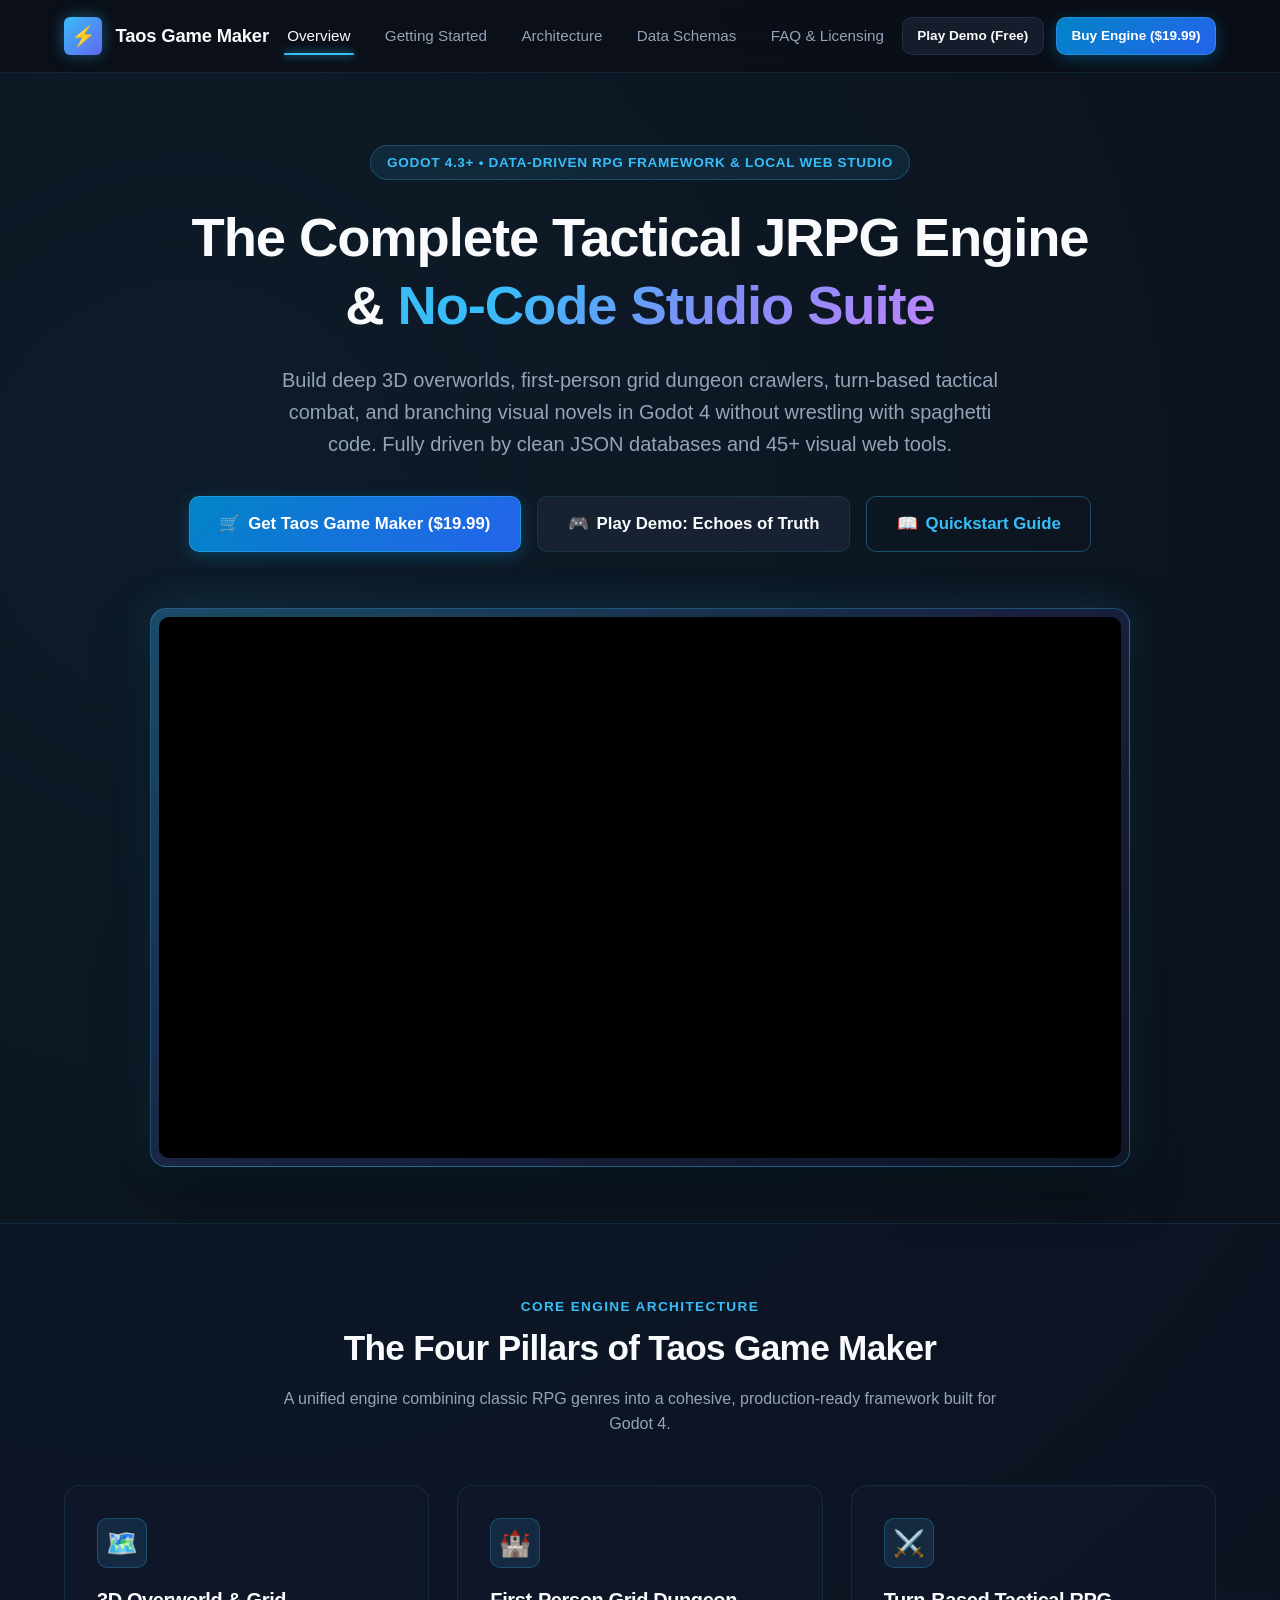
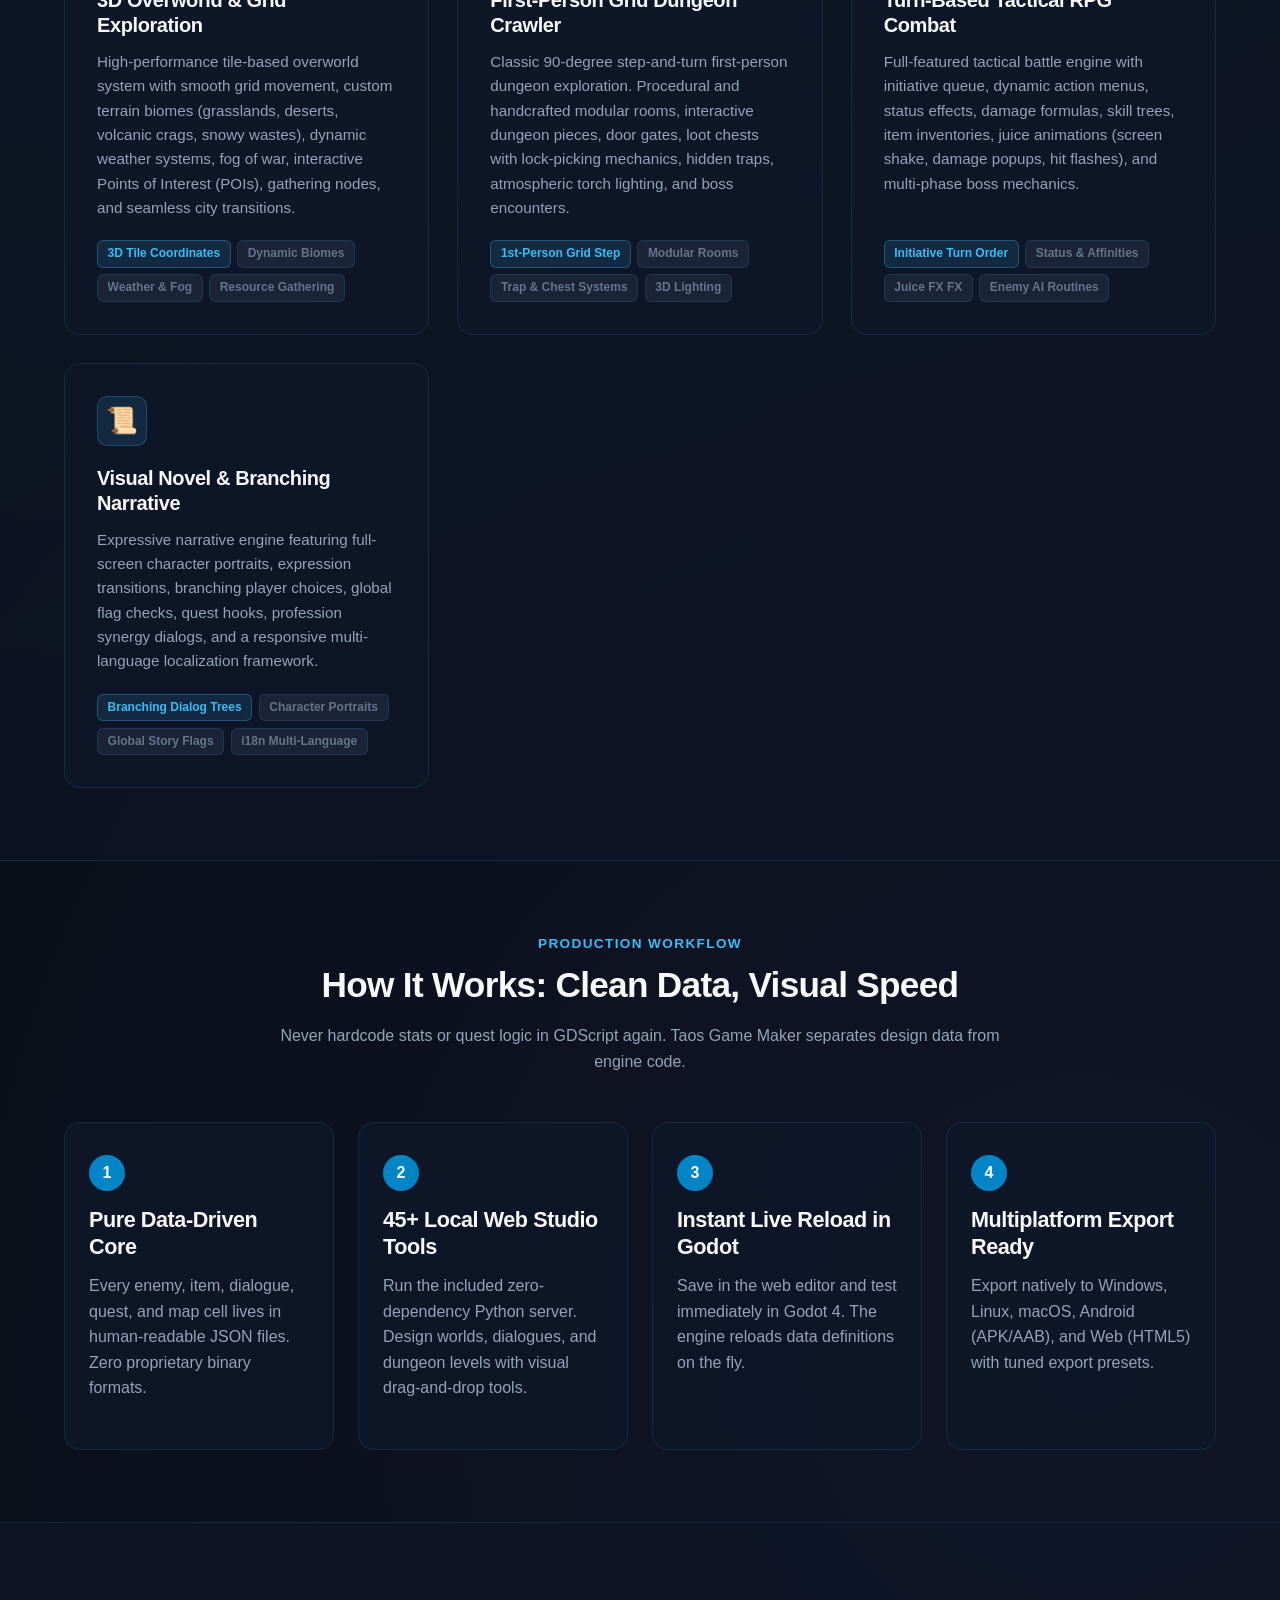
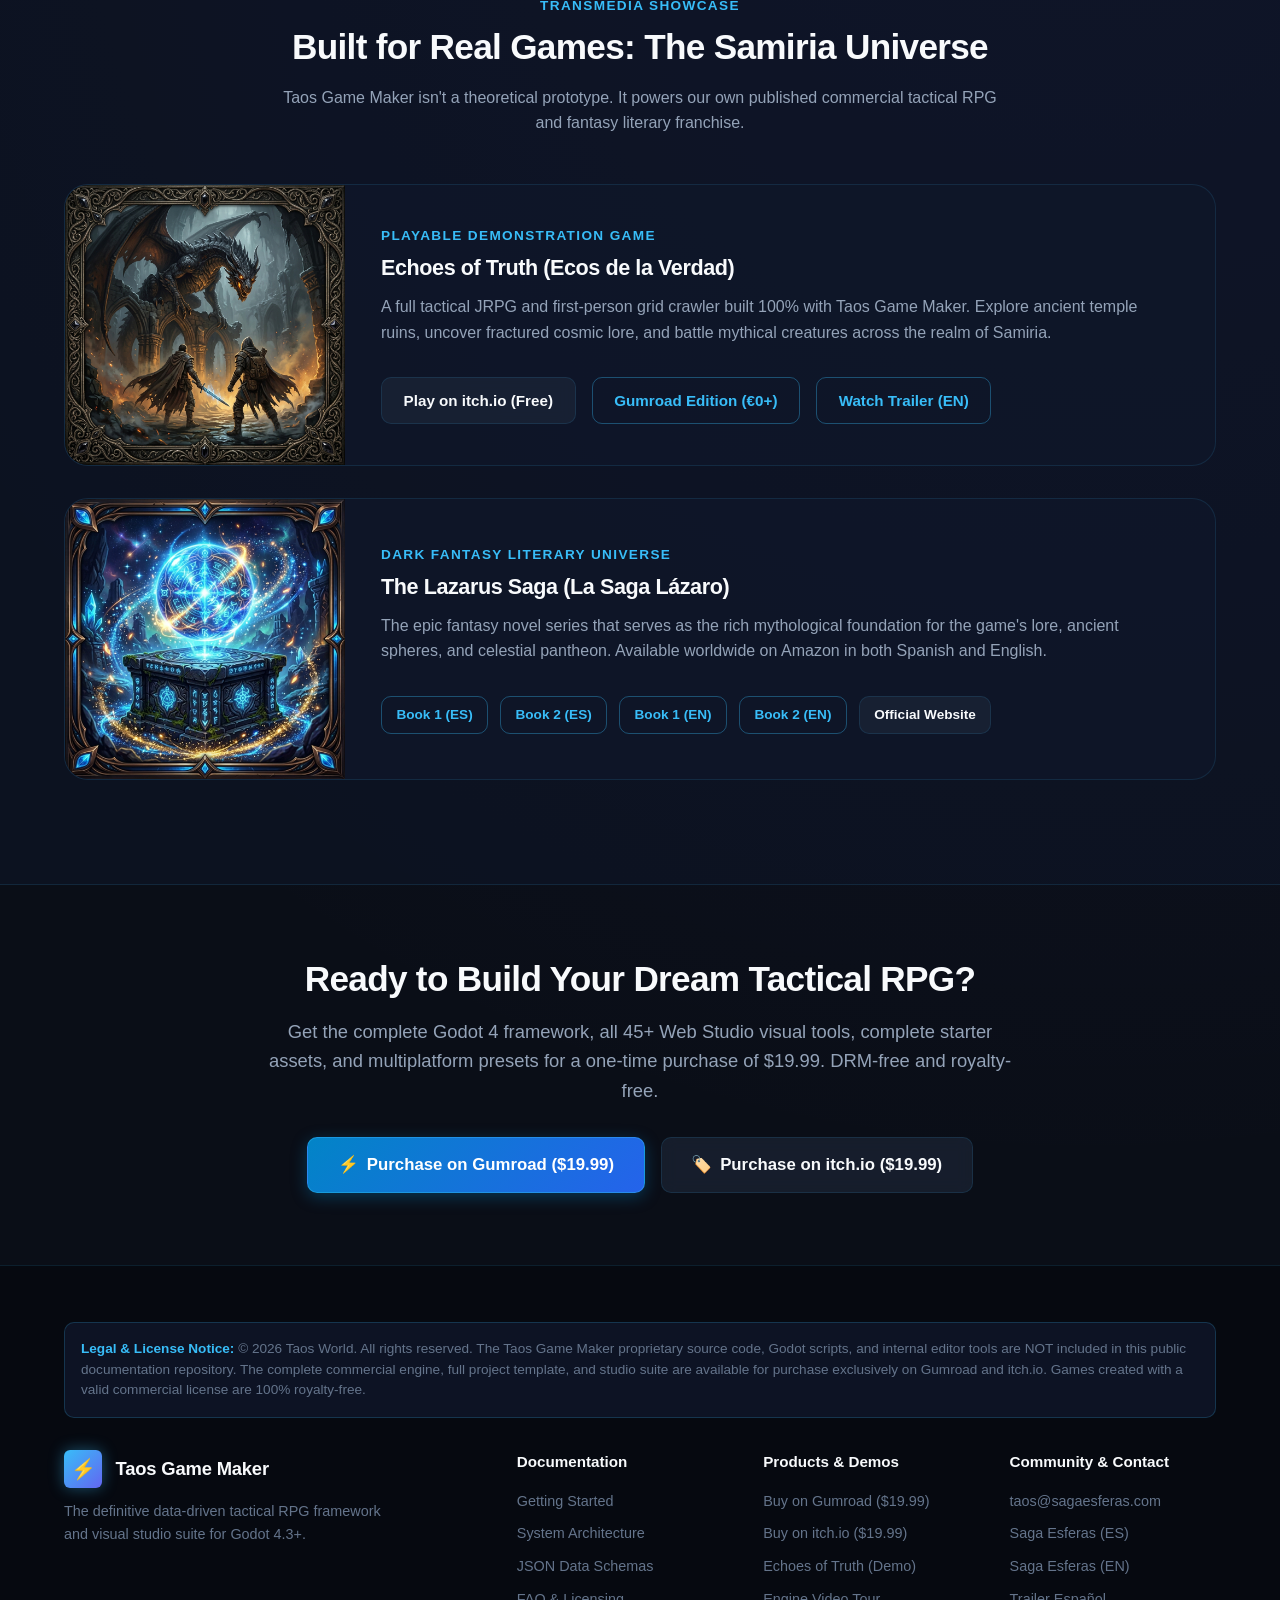
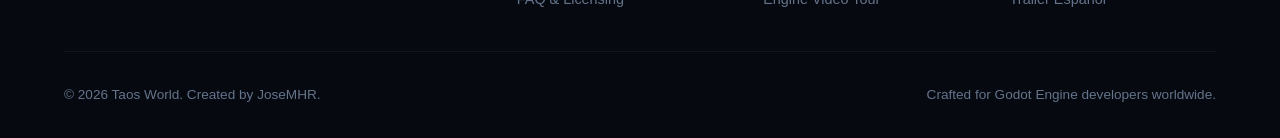
<file: index.html>
<!DOCTYPE html>
<html lang="en">
<head>
  <meta charset="UTF-8">
  <meta name="viewport" content="width=device-width, initial-scale=1.0">
  <title>Taos Game Maker — Data-Driven JRPG Framework & No-Code Studio for Godot 4</title>
  <meta name="description" content="Commercial data-driven RPG engine and local web studio suite for Godot 4. Build 3D overworlds, first-person dungeon crawlers, tactical combat, and branching narratives with clean JSON databases.">
  <meta name="keywords" content="Godot 4 RPG Engine, JRPG Framework, Dungeon Crawler Godot, Godot No-Code Studio, Data-Driven RPG">
  <link rel="stylesheet" href="styles.css">
  <link rel="icon" type="image/jpeg" href="assets/img/taos-avatar.jpg">
</head>
<body>

  <!-- Navigation Header -->
  <header class="header">
    <div class="container nav-container">
      <a href="index.html" class="brand">
        <div class="brand-icon">⚡</div>
        <span>Taos Game Maker</span>
      </a>

      <ul class="nav-menu">
        <li><a href="index.html" class="nav-link active">Overview</a></li>
        <li><a href="getting-started.html" class="nav-link">Getting Started</a></li>
        <li><a href="architecture.html" class="nav-link">Architecture</a></li>
        <li><a href="data-formats.html" class="nav-link">Data Schemas</a></li>
        <li><a href="faq.html" class="nav-link">FAQ & Licensing</a></li>
      </ul>

      <div class="nav-cta">
        <a href="https://taosworld.itch.io/echoesoftruth" target="_blank" rel="noopener" class="btn btn-secondary btn-sm">Play Demo (Free)</a>
        <a href="https://taosworld.gumroad.com/l/TaosGameMaker" target="_blank" rel="noopener" class="btn btn-primary btn-sm">Buy Engine ($19.99)</a>
      </div>
    </div>
  </header>

  <!-- Hero Section -->
  <main>
    <section class="hero">
      <div class="container">
        <div class="hero-badge">Godot 4.3+ • Data-Driven RPG Framework & Local Web Studio</div>
        <h1 class="hero-title">
          The Complete Tactical JRPG Engine & <span class="gradient-text">No-Code Studio Suite</span>
        </h1>
        <p class="hero-subtitle">
          Build deep 3D overworlds, first-person grid dungeon crawlers, turn-based tactical combat, and branching visual novels in Godot 4 without wrestling with spaghetti code. Fully driven by clean JSON databases and 45+ visual web tools.
        </p>

        <div class="hero-actions">
          <a href="https://taosworld.gumroad.com/l/TaosGameMaker" target="_blank" rel="noopener" class="btn btn-primary btn-lg">
            <span>🛒</span> Get Taos Game Maker ($19.99)
          </a>
          <a href="https://taosworld.itch.io/echoesoftruth" target="_blank" rel="noopener" class="btn btn-secondary btn-lg">
            <span>🎮</span> Play Demo: Echoes of Truth
          </a>
          <a href="getting-started.html" class="btn btn-outline btn-lg">
            <span>📖</span> Quickstart Guide
          </a>
        </div>

        <!-- Video Showcase Box -->
        <div class="video-wrapper">
          <div class="video-container">
            <iframe 
              src="https://www.youtube-nocookie.com/embed/9ugIta7vTkQ" 
              title="Taos Game Maker Studio Usage & Workflow" 
              allow="accelerometer; autoplay; clipboard-write; encrypted-media; gyroscope; picture-in-picture; web-share" 
              allowfullscreen>
            </iframe>
          </div>
        </div>
      </div>
    </section>

    <!-- The 4 Core Pillars Section -->
    <section class="section section-alt">
      <div class="container">
        <div class="section-header">
          <div class="section-tag">Core Engine Architecture</div>
          <h2>The Four Pillars of Taos Game Maker</h2>
          <p>A unified engine combining classic RPG genres into a cohesive, production-ready framework built for Godot 4.</p>
        </div>

        <div class="grid grid-2">
          <!-- Pillar 1 -->
          <div class="card">
            <div class="card-icon">🗺️</div>
            <h3 class="card-title">3D Overworld & Grid Exploration</h3>
            <p class="card-text">
              High-performance tile-based overworld system with smooth grid movement, custom terrain biomes (grasslands, deserts, volcanic crags, snowy wastes), dynamic weather systems, fog of war, interactive Points of Interest (POIs), gathering nodes, and seamless city transitions.
            </p>
            <div class="card-tags">
              <span class="badge badge-cyan">3D Tile Coordinates</span>
              <span class="badge">Dynamic Biomes</span>
              <span class="badge">Weather & Fog</span>
              <span class="badge">Resource Gathering</span>
            </div>
          </div>

          <!-- Pillar 2 -->
          <div class="card">
            <div class="card-icon">🏰</div>
            <h3 class="card-title">First-Person Grid Dungeon Crawler</h3>
            <p class="card-text">
              Classic 90-degree step-and-turn first-person dungeon exploration. Procedural and handcrafted modular rooms, interactive dungeon pieces, door gates, loot chests with lock-picking mechanics, hidden traps, atmospheric torch lighting, and boss encounters.
            </p>
            <div class="card-tags">
              <span class="badge badge-cyan">1st-Person Grid Step</span>
              <span class="badge">Modular Rooms</span>
              <span class="badge">Trap & Chest Systems</span>
              <span class="badge">3D Lighting</span>
            </div>
          </div>

          <!-- Pillar 3 -->
          <div class="card">
            <div class="card-icon">⚔️</div>
            <h3 class="card-title">Turn-Based Tactical RPG Combat</h3>
            <p class="card-text">
              Full-featured tactical battle engine with initiative queue, dynamic action menus, status effects, damage formulas, skill trees, item inventories, juice animations (screen shake, damage popups, hit flashes), and multi-phase boss mechanics.
            </p>
            <div class="card-tags">
              <span class="badge badge-cyan">Initiative Turn Order</span>
              <span class="badge">Status & Affinities</span>
              <span class="badge">Juice FX FX</span>
              <span class="badge">Enemy AI Routines</span>
            </div>
          </div>

          <!-- Pillar 4 -->
          <div class="card">
            <div class="card-icon">📜</div>
            <h3 class="card-title">Visual Novel & Branching Narrative</h3>
            <p class="card-text">
              Expressive narrative engine featuring full-screen character portraits, expression transitions, branching player choices, global flag checks, quest hooks, profession synergy dialogs, and a responsive multi-language localization framework.
            </p>
            <div class="card-tags">
              <span class="badge badge-cyan">Branching Dialog Trees</span>
              <span class="badge">Character Portraits</span>
              <span class="badge">Global Story Flags</span>
              <span class="badge">i18n Multi-Language</span>
            </div>
          </div>
        </div>
      </div>
    </section>

    <!-- How it Works Section -->
    <section class="section">
      <div class="container">
        <div class="section-header">
          <div class="section-tag">Production Workflow</div>
          <h2>How It Works: Clean Data, Visual Speed</h2>
          <p>Never hardcode stats or quest logic in GDScript again. Taos Game Maker separates design data from engine code.</p>
        </div>

        <div class="steps-pipeline">
          <div class="step-card">
            <div class="step-number">1</div>
            <h3>Pure Data-Driven Core</h3>
            <p>Every enemy, item, dialogue, quest, and map cell lives in human-readable JSON files. Zero proprietary binary formats.</p>
          </div>

          <div class="step-card">
            <div class="step-number">2</div>
            <h3>45+ Local Web Studio Tools</h3>
            <p>Run the included zero-dependency Python server. Design worlds, dialogues, and dungeon levels with visual drag-and-drop tools.</p>
          </div>

          <div class="step-card">
            <div class="step-number">3</div>
            <h3>Instant Live Reload in Godot</h3>
            <p>Save in the web editor and test immediately in Godot 4. The engine reloads data definitions on the fly.</p>
          </div>

          <div class="step-card">
            <div class="step-number">4</div>
            <h3>Multiplatform Export Ready</h3>
            <p>Export natively to Windows, Linux, macOS, Android (APK/AAB), and Web (HTML5) with tuned export presets.</p>
          </div>
        </div>
      </div>
    </section>

    <!-- Transmedia & Proven Track Record Section -->
    <section class="section section-alt">
      <div class="container">
        <div class="section-header">
          <div class="section-tag">Transmedia Showcase</div>
          <h2>Built for Real Games: The Samiria Universe</h2>
          <p>Taos Game Maker isn't a theoretical prototype. It powers our own published commercial tactical RPG and fantasy literary franchise.</p>
        </div>

        <!-- Game Showcase -->
        <div class="showcase-card">
          <img src="assets/img/echoes-of-truth-cover.jpg" alt="Echoes of Truth RPG Cover" class="showcase-img">
          <div class="showcase-content">
            <div class="section-tag">Playable Demonstration Game</div>
            <h3>Echoes of Truth (Ecos de la Verdad)</h3>
            <p>
              A full tactical JRPG and first-person grid crawler built 100% with Taos Game Maker. Explore ancient temple ruins, uncover fractured cosmic lore, and battle mythical creatures across the realm of Samiria.
            </p>
            <div style="display: flex; gap: 1rem; flex-wrap: wrap; margin-top: 1rem;">
              <a href="https://taosworld.itch.io/echoesoftruth" target="_blank" rel="noopener" class="btn btn-secondary">Play on itch.io (Free)</a>
              <a href="https://taosworld.gumroad.com/l/EchoesOfTruth" target="_blank" rel="noopener" class="btn btn-outline">Gumroad Edition (€0+)</a>
              <a href="https://youtu.be/Omau2eJ1cR8" target="_blank" rel="noopener" class="btn btn-outline">Watch Trailer (EN)</a>
            </div>
          </div>
        </div>

        <!-- Book Showcase -->
        <div class="showcase-card">
          <img src="assets/img/taos-game-maker-cover.jpg" alt="The Lazarus Saga Fantasy Universe" class="showcase-img">
          <div class="showcase-content">
            <div class="section-tag">Dark Fantasy Literary Universe</div>
            <h3>The Lazarus Saga (La Saga Lázaro)</h3>
            <p>
              The epic fantasy novel series that serves as the rich mythological foundation for the game's lore, ancient spheres, and celestial pantheon. Available worldwide on Amazon in both Spanish and English.
            </p>
            <div style="display: flex; gap: 0.75rem; flex-wrap: wrap; margin-top: 1rem;">
              <a href="https://www.amazon.es/dp/B0HLSQKMR1" target="_blank" rel="noopener" class="btn btn-outline btn-sm">Book 1 (ES)</a>
              <a href="https://www.amazon.es/dp/B0HLSTMRWC" target="_blank" rel="noopener" class="btn btn-outline btn-sm">Book 2 (ES)</a>
              <a href="https://www.amazon.es/dp/B0HMFQVSF2" target="_blank" rel="noopener" class="btn btn-outline btn-sm">Book 1 (EN)</a>
              <a href="https://www.amazon.es/dp/B0HMF7GWZD" target="_blank" rel="noopener" class="btn btn-outline btn-sm">Book 2 (EN)</a>
              <a href="https://sites.google.com/view/the-lazarus-saga/" target="_blank" rel="noopener" class="btn btn-secondary btn-sm">Official Website</a>
            </div>
          </div>
        </div>
      </div>
    </section>

    <!-- Call to Action Banner -->
    <section class="section">
      <div class="container" style="text-align: center; max-width: 800px;">
        <h2>Ready to Build Your Dream Tactical RPG?</h2>
        <p style="font-size: 1.15rem; margin-bottom: 2rem;">
          Get the complete Godot 4 framework, all 45+ Web Studio visual tools, complete starter assets, and multiplatform presets for a one-time purchase of $19.99. DRM-free and royalty-free.
        </p>
        <div style="display: flex; gap: 1rem; justify-content: center; flex-wrap: wrap;">
          <a href="https://taosworld.gumroad.com/l/TaosGameMaker" target="_blank" rel="noopener" class="btn btn-primary btn-lg">
            <span>⚡</span> Purchase on Gumroad ($19.99)
          </a>
          <a href="https://taosworld.itch.io/taosgamemaker" target="_blank" rel="noopener" class="btn btn-secondary btn-lg">
            <span>🏷️</span> Purchase on itch.io ($19.99)
          </a>
        </div>
      </div>
    </section>
  </main>

  <!-- Footer -->
  <footer class="footer">
    <div class="container">
      <div class="footer-legal-notice">
        <strong>Legal & License Notice:</strong> © 2026 Taos World. All rights reserved. The Taos Game Maker proprietary source code, Godot scripts, and internal editor tools are NOT included in this public documentation repository. The complete commercial engine, full project template, and studio suite are available for purchase exclusively on Gumroad and itch.io. Games created with a valid commercial license are 100% royalty-free.
      </div>

      <div class="footer-grid">
        <div class="footer-brand">
          <div class="brand">
            <div class="brand-icon">⚡</div>
            <span>Taos Game Maker</span>
          </div>
          <p>The definitive data-driven tactical RPG framework and visual studio suite for Godot 4.3+.</p>
        </div>

        <div>
          <div class="footer-title">Documentation</div>
          <ul class="footer-links">
            <li><a href="getting-started.html">Getting Started</a></li>
            <li><a href="architecture.html">System Architecture</a></li>
            <li><a href="data-formats.html">JSON Data Schemas</a></li>
            <li><a href="faq.html">FAQ & Licensing</a></li>
          </ul>
        </div>

        <div>
          <div class="footer-title">Products & Demos</div>
          <ul class="footer-links">
            <li><a href="https://taosworld.gumroad.com/l/TaosGameMaker" target="_blank" rel="noopener">Buy on Gumroad ($19.99)</a></li>
            <li><a href="https://taosworld.itch.io/taosgamemaker" target="_blank" rel="noopener">Buy on itch.io ($19.99)</a></li>
            <li><a href="https://taosworld.itch.io/echoesoftruth" target="_blank" rel="noopener">Echoes of Truth (Demo)</a></li>
            <li><a href="https://youtu.be/9ugIta7vTkQ" target="_blank" rel="noopener">Engine Video Tour</a></li>
          </ul>
        </div>

        <div>
          <div class="footer-title">Community & Contact</div>
          <ul class="footer-links">
            <li><a href="mailto:taos@sagaesferas.com">taos@sagaesferas.com</a></li>
            <li><a href="https://www.sagaesferas.com/" target="_blank" rel="noopener">Saga Esferas (ES)</a></li>
            <li><a href="https://en.sagaesferas.com/" target="_blank" rel="noopener">Saga Esferas (EN)</a></li>
            <li><a href="https://youtu.be/xNsCNHatSUI" target="_blank" rel="noopener">Trailer Español</a></li>
          </ul>
        </div>
      </div>

      <div class="footer-bottom">
        <div>© 2026 Taos World. Created by JoseMHR.</div>
        <div>Crafted for Godot Engine developers worldwide.</div>
      </div>
    </div>
  </footer>

</body>
</html>
</file>
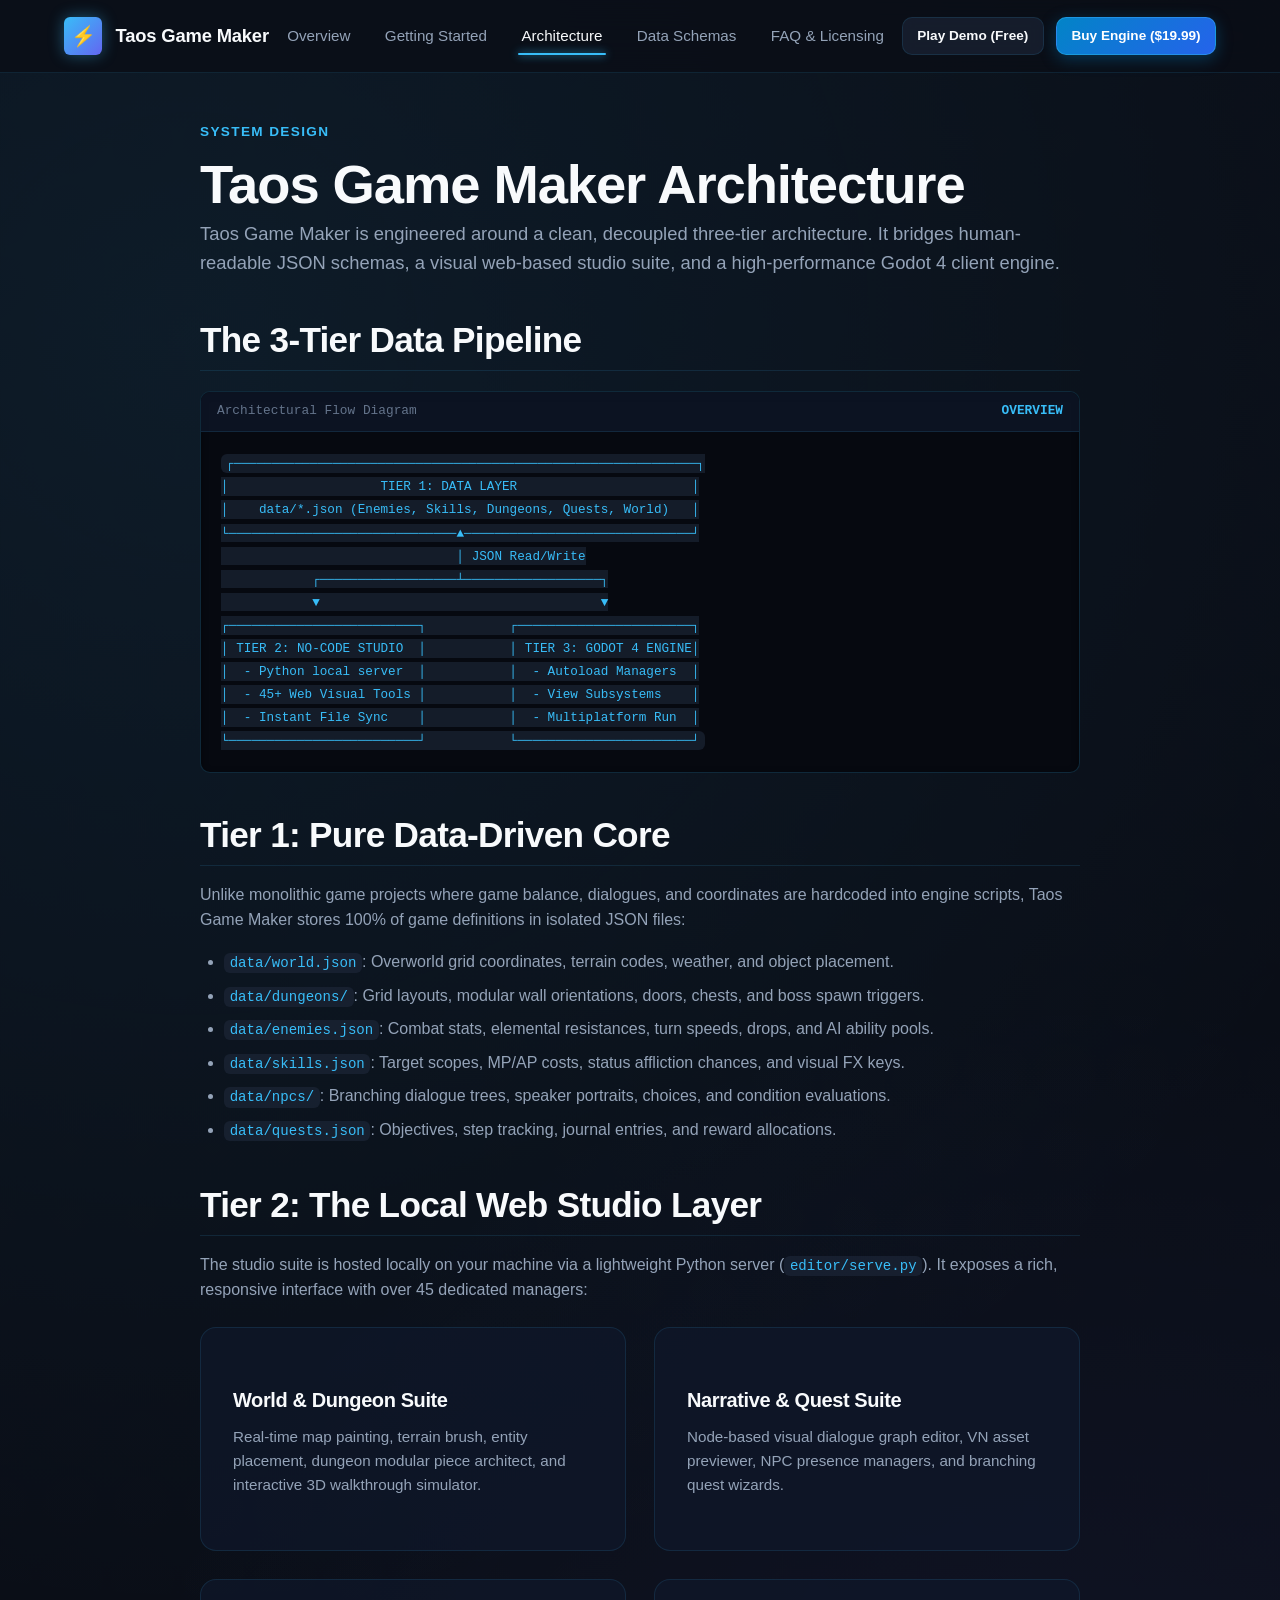
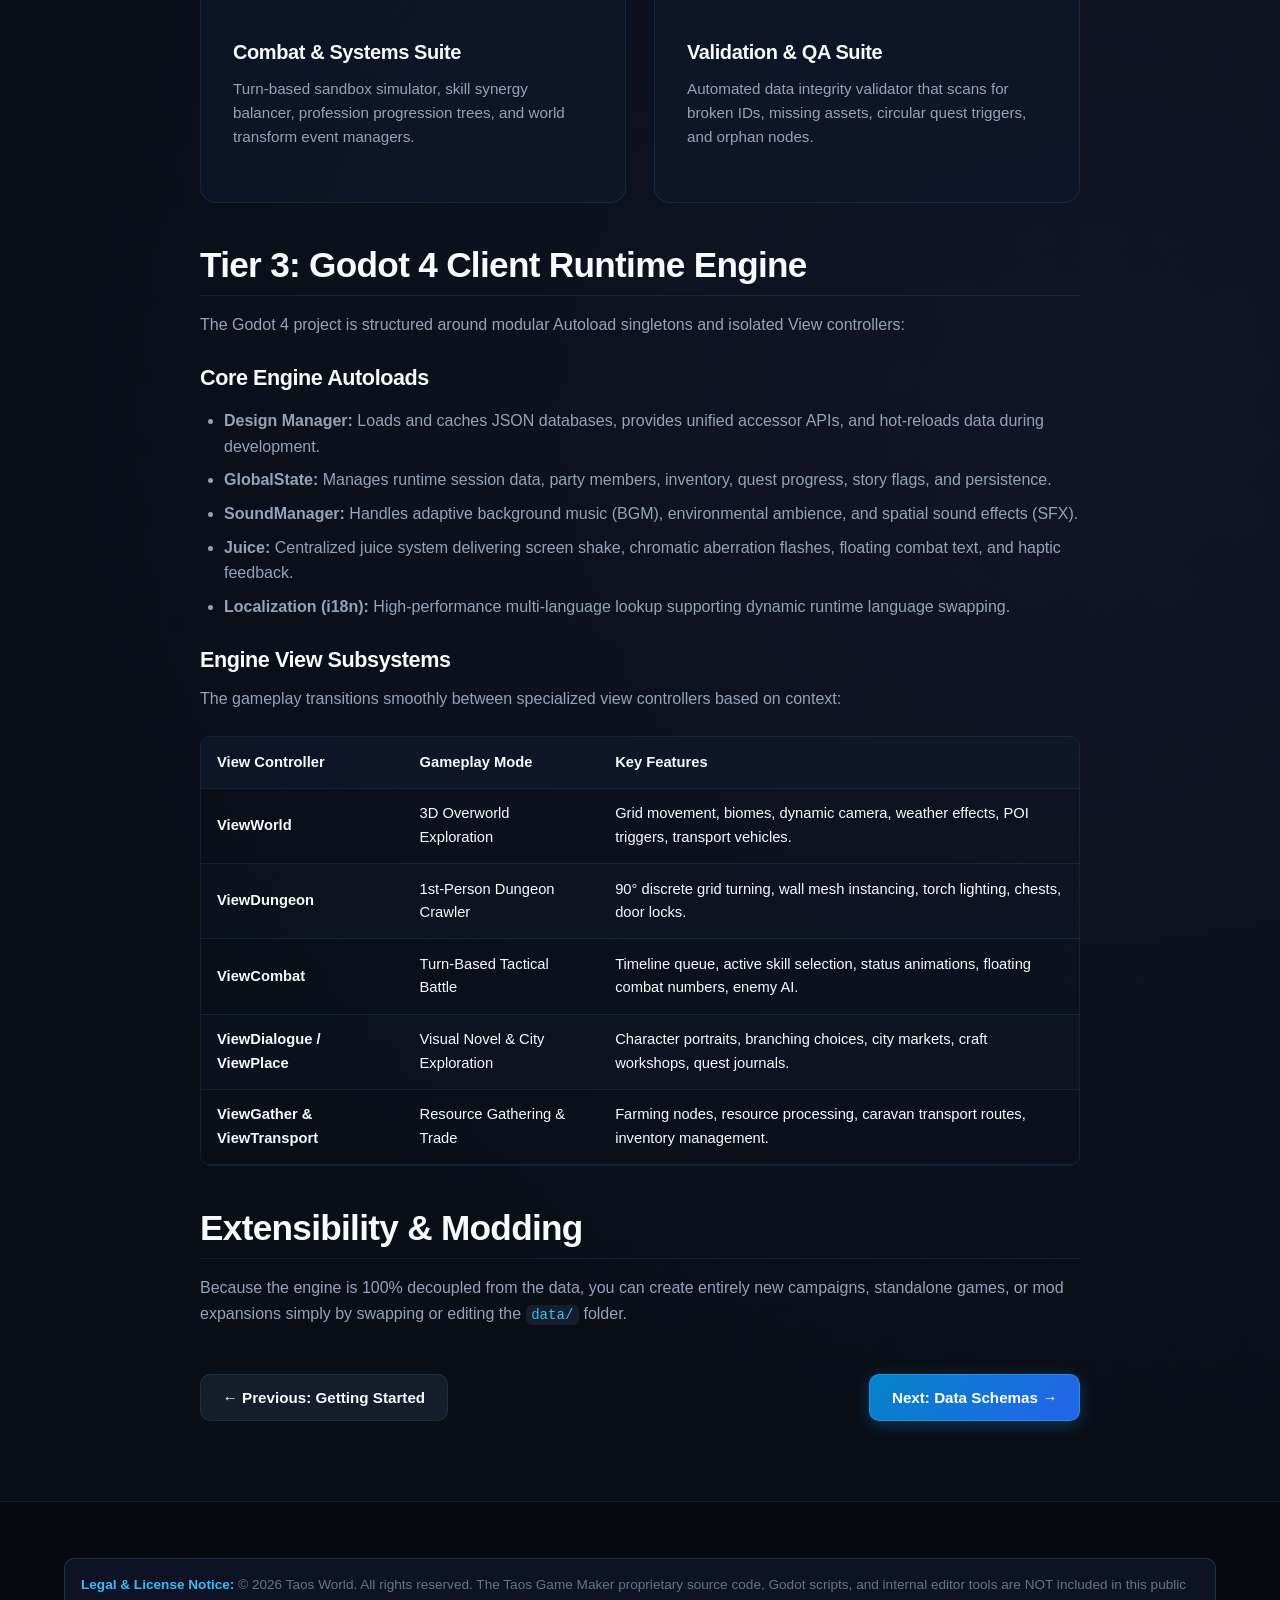
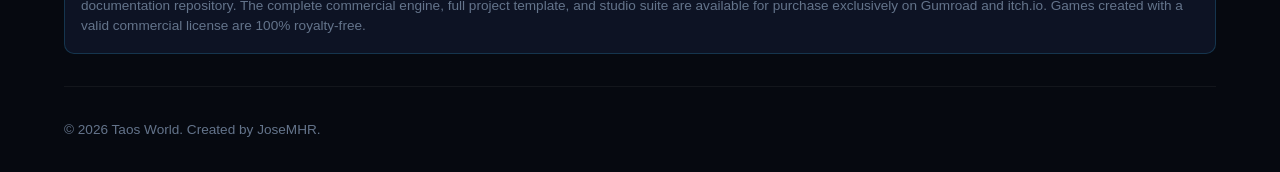
<file: architecture.html>
<!DOCTYPE html>
<html lang="en">
<head>
  <meta charset="UTF-8">
  <meta name="viewport" content="width=device-width, initial-scale=1.0">
  <title>Architecture — Taos Game Maker Documentation</title>
  <meta name="description" content="Technical architecture overview of Taos Game Maker. Discover the 3-tier data-driven architecture connecting JSON databases, the local web studio, and Godot 4.">
  <link rel="stylesheet" href="styles.css">
  <link rel="icon" type="image/jpeg" href="assets/img/taos-avatar.jpg">
</head>
<body>

  <!-- Navigation Header -->
  <header class="header">
    <div class="container nav-container">
      <a href="index.html" class="brand">
        <div class="brand-icon">⚡</div>
        <span>Taos Game Maker</span>
      </a>

      <ul class="nav-menu">
        <li><a href="index.html" class="nav-link">Overview</a></li>
        <li><a href="getting-started.html" class="nav-link">Getting Started</a></li>
        <li><a href="architecture.html" class="nav-link active">Architecture</a></li>
        <li><a href="data-formats.html" class="nav-link">Data Schemas</a></li>
        <li><a href="faq.html" class="nav-link">FAQ & Licensing</a></li>
      </ul>

      <div class="nav-cta">
        <a href="https://taosworld.itch.io/echoesoftruth" target="_blank" rel="noopener" class="btn btn-secondary btn-sm">Play Demo (Free)</a>
        <a href="https://taosworld.gumroad.com/l/TaosGameMaker" target="_blank" rel="noopener" class="btn btn-primary btn-sm">Buy Engine ($19.99)</a>
      </div>
    </div>
  </header>

  <main class="doc-layout">
    <div class="container">
      <article class="doc-article">
        <div class="section-tag">System Design</div>
        <h1>Taos Game Maker Architecture</h1>
        <p style="font-size: 1.15rem;">
          Taos Game Maker is engineered around a clean, decoupled three-tier architecture. It bridges human-readable JSON schemas, a visual web-based studio suite, and a high-performance Godot 4 client engine.
        </p>

        <!-- High Level Diagram -->
        <h2>The 3-Tier Data Pipeline</h2>
        <div class="code-block">
          <div class="code-header">
            <span>Architectural Flow Diagram</span>
            <span class="code-lang">Overview</span>
          </div>
          <pre><code>┌─────────────────────────────────────────────────────────────┐
│                    TIER 1: DATA LAYER                       │
│    data/*.json (Enemies, Skills, Dungeons, Quests, World)   │
└──────────────────────────────▲──────────────────────────────┘
                               │ JSON Read/Write
            ┌──────────────────┴──────────────────┐
            ▼                                     ▼
┌─────────────────────────┐           ┌───────────────────────┐
│ TIER 2: NO-CODE STUDIO  │           │ TIER 3: GODOT 4 ENGINE│
│  - Python local server  │           │  - Autoload Managers  │
│  - 45+ Web Visual Tools │           │  - View Subsystems    │
│  - Instant File Sync    │           │  - Multiplatform Run  │
└─────────────────────────┘           └───────────────────────┘</code></pre>
        </div>

        <!-- Tier 1 -->
        <h2>Tier 1: Pure Data-Driven Core</h2>
        <p>
          Unlike monolithic game projects where game balance, dialogues, and coordinates are hardcoded into engine scripts, Taos Game Maker stores 100% of game definitions in isolated JSON files:
        </p>
        <ul>
          <li><code>data/world.json</code>: Overworld grid coordinates, terrain codes, weather, and object placement.</li>
          <li><code>data/dungeons/</code>: Grid layouts, modular wall orientations, doors, chests, and boss spawn triggers.</li>
          <li><code>data/enemies.json</code>: Combat stats, elemental resistances, turn speeds, drops, and AI ability pools.</li>
          <li><code>data/skills.json</code>: Target scopes, MP/AP costs, status affliction chances, and visual FX keys.</li>
          <li><code>data/npcs/</code>: Branching dialogue trees, speaker portraits, choices, and condition evaluations.</li>
          <li><code>data/quests.json</code>: Objectives, step tracking, journal entries, and reward allocations.</li>
        </ul>

        <!-- Tier 2 -->
        <h2>Tier 2: The Local Web Studio Layer</h2>
        <p>
          The studio suite is hosted locally on your machine via a lightweight Python server (<code>editor/serve.py</code>). It exposes a rich, responsive interface with over 45 dedicated managers:
        </p>
        <div class="grid grid-2" style="margin: 1.5rem 0;">
          <div class="card">
            <h3 class="card-title">World & Dungeon Suite</h3>
            <p class="card-text">
              Real-time map painting, terrain brush, entity placement, dungeon modular piece architect, and interactive 3D walkthrough simulator.
            </p>
          </div>
          <div class="card">
            <h3 class="card-title">Narrative & Quest Suite</h3>
            <p class="card-text">
              Node-based visual dialogue graph editor, VN asset previewer, NPC presence managers, and branching quest wizards.
            </p>
          </div>
          <div class="card">
            <h3 class="card-title">Combat & Systems Suite</h3>
            <p class="card-text">
              Turn-based sandbox simulator, skill synergy balancer, profession progression trees, and world transform event managers.
            </p>
          </div>
          <div class="card">
            <h3 class="card-title">Validation & QA Suite</h3>
            <p class="card-text">
              Automated data integrity validator that scans for broken IDs, missing assets, circular quest triggers, and orphan nodes.
            </p>
          </div>
        </div>

        <!-- Tier 3 -->
        <h2>Tier 3: Godot 4 Client Runtime Engine</h2>
        <p>
          The Godot 4 project is structured around modular Autoload singletons and isolated View controllers:
        </p>

        <h3>Core Engine Autoloads</h3>
        <ul>
          <li><strong>Design Manager:</strong> Loads and caches JSON databases, provides unified accessor APIs, and hot-reloads data during development.</li>
          <li><strong>GlobalState:</strong> Manages runtime session data, party members, inventory, quest progress, story flags, and persistence.</li>
          <li><strong>SoundManager:</strong> Handles adaptive background music (BGM), environmental ambience, and spatial sound effects (SFX).</li>
          <li><strong>Juice:</strong> Centralized juice system delivering screen shake, chromatic aberration flashes, floating combat text, and haptic feedback.</li>
          <li><strong>Localization (i18n):</strong> High-performance multi-language lookup supporting dynamic runtime language swapping.</li>
        </ul>

        <h3>Engine View Subsystems</h3>
        <p>
          The gameplay transitions smoothly between specialized view controllers based on context:
        </p>
        <div class="table-responsive">
          <table>
            <thead>
              <tr>
                <th>View Controller</th>
                <th>Gameplay Mode</th>
                <th>Key Features</th>
              </tr>
            </thead>
            <tbody>
              <tr>
                <td><strong>ViewWorld</strong></td>
                <td>3D Overworld Exploration</td>
                <td>Grid movement, biomes, dynamic camera, weather effects, POI triggers, transport vehicles.</td>
              </tr>
              <tr>
                <td><strong>ViewDungeon</strong></td>
                <td>1st-Person Dungeon Crawler</td>
                <td>90° discrete grid turning, wall mesh instancing, torch lighting, chests, door locks.</td>
              </tr>
              <tr>
                <td><strong>ViewCombat</strong></td>
                <td>Turn-Based Tactical Battle</td>
                <td>Timeline queue, active skill selection, status animations, floating combat numbers, enemy AI.</td>
              </tr>
              <tr>
                <td><strong>ViewDialogue / ViewPlace</strong></td>
                <td>Visual Novel & City Exploration</td>
                <td>Character portraits, branching choices, city markets, craft workshops, quest journals.</td>
              </tr>
              <tr>
                <td><strong>ViewGather & ViewTransport</strong></td>
                <td>Resource Gathering & Trade</td>
                <td>Farming nodes, resource processing, caravan transport routes, inventory management.</td>
              </tr>
            </tbody>
          </table>
        </div>

        <!-- Security & Customization -->
        <h2>Extensibility & Modding</h2>
        <p>
          Because the engine is 100% decoupled from the data, you can create entirely new campaigns, standalone games, or mod expansions simply by swapping or editing the <code>data/</code> folder.
        </p>

        <!-- Navigation Buttons -->
        <div style="margin-top: 3rem; display: flex; justify-content: space-between; flex-wrap: wrap; gap: 1rem;">
          <a href="getting-started.html" class="btn btn-secondary">← Previous: Getting Started</a>
          <a href="data-formats.html" class="btn btn-primary">Next: Data Schemas →</a>
        </div>
      </article>
    </div>
  </main>

  <!-- Footer -->
  <footer class="footer">
    <div class="container">
      <div class="footer-legal-notice">
        <strong>Legal & License Notice:</strong> © 2026 Taos World. All rights reserved. The Taos Game Maker proprietary source code, Godot scripts, and internal editor tools are NOT included in this public documentation repository. The complete commercial engine, full project template, and studio suite are available for purchase exclusively on Gumroad and itch.io. Games created with a valid commercial license are 100% royalty-free.
      </div>
      <div class="footer-bottom">
        <div>© 2026 Taos World. Created by JoseMHR.</div>
      </div>
    </div>
  </footer>

</body>
</html>
</file>
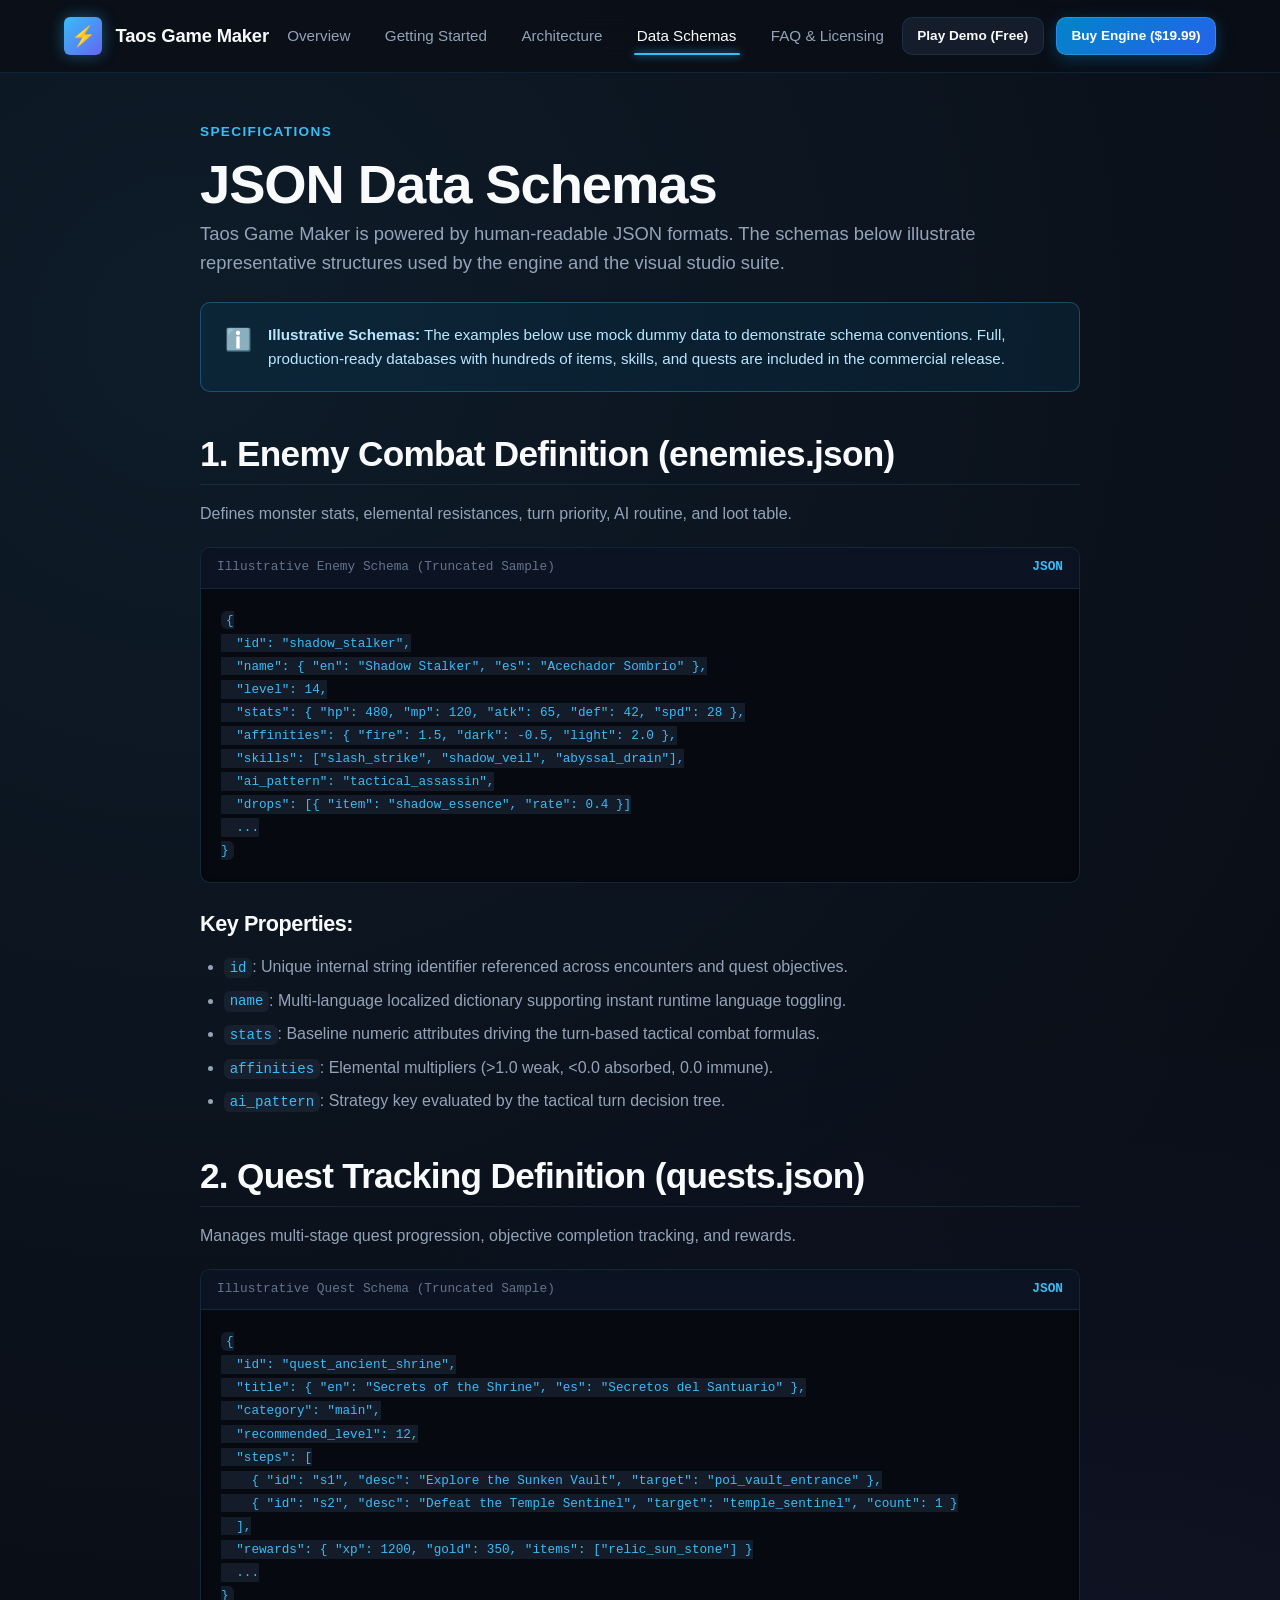
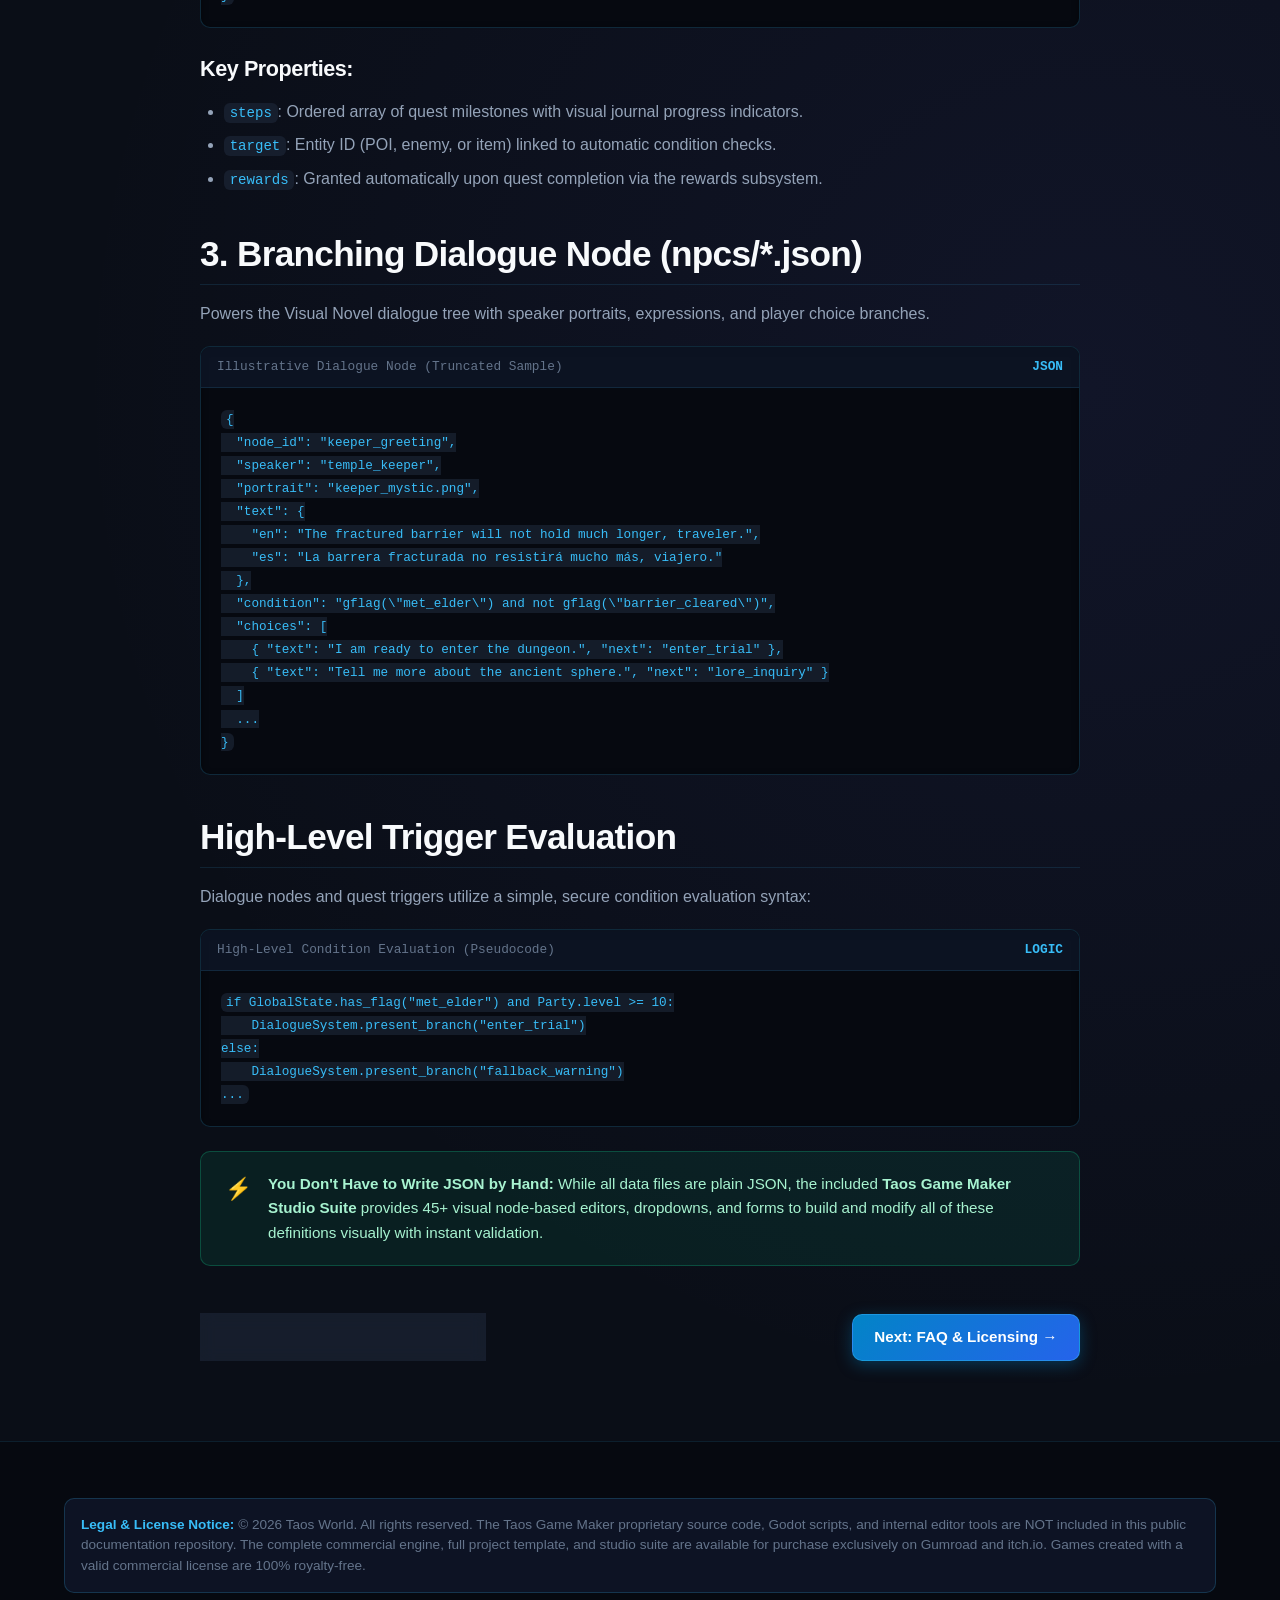
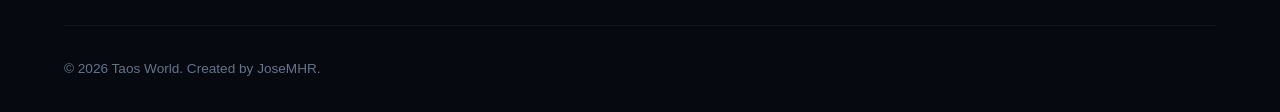
<file: data-formats.html>
<!DOCTYPE html>
<html lang="en">
<head>
  <meta charset="UTF-8">
  <meta name="viewport" content="width=device-width, initial-scale=1.0">
  <title>Data Schemas — Taos Game Maker Documentation</title>
  <meta name="description" content="Illustrative JSON data schema specifications for Taos Game Maker. Understand how enemies, quests, and dialogues are structured in pure human-readable data.">
  <link rel="stylesheet" href="styles.css">
  <link rel="icon" type="image/jpeg" href="assets/img/taos-avatar.jpg">
</head>
<body>

  <!-- Navigation Header -->
  <header class="header">
    <div class="container nav-container">
      <a href="index.html" class="brand">
        <div class="brand-icon">⚡</div>
        <span>Taos Game Maker</span>
      </a>

      <ul class="nav-menu">
        <li><a href="index.html" class="nav-link">Overview</a></li>
        <li><a href="getting-started.html" class="nav-link">Getting Started</a></li>
        <li><a href="architecture.html" class="nav-link">Architecture</a></li>
        <li><a href="data-formats.html" class="nav-link active">Data Schemas</a></li>
        <li><a href="faq.html" class="nav-link">FAQ & Licensing</a></li>
      </ul>

      <div class="nav-cta">
        <a href="https://taosworld.itch.io/echoesoftruth" target="_blank" rel="noopener" class="btn btn-secondary btn-sm">Play Demo (Free)</a>
        <a href="https://taosworld.gumroad.com/l/TaosGameMaker" target="_blank" rel="noopener" class="btn btn-primary btn-sm">Buy Engine ($19.99)</a>
      </div>
    </div>
  </header>

  <main class="doc-layout">
    <div class="container">
      <article class="doc-article">
        <div class="section-tag">Specifications</div>
        <h1>JSON Data Schemas</h1>
        <p style="font-size: 1.15rem;">
          Taos Game Maker is powered by human-readable JSON formats. The schemas below illustrate representative structures used by the engine and the visual studio suite.
        </p>

        <div class="callout callout-info">
          <div class="callout-icon">ℹ️</div>
          <div>
            <strong>Illustrative Schemas:</strong> The examples below use mock dummy data to demonstrate schema conventions. Full, production-ready databases with hundreds of items, skills, and quests are included in the commercial release.
          </div>
        </div>

        <!-- Schema 1: Enemy Definition -->
        <h2>1. Enemy Combat Definition (enemies.json)</h2>
        <p>Defines monster stats, elemental resistances, turn priority, AI routine, and loot table.</p>

        <div class="code-block">
          <div class="code-header">
            <span>Illustrative Enemy Schema (Truncated Sample)</span>
            <span class="code-lang">JSON</span>
          </div>
          <pre><code>{
  "id": "shadow_stalker",
  "name": { "en": "Shadow Stalker", "es": "Acechador Sombrío" },
  "level": 14,
  "stats": { "hp": 480, "mp": 120, "atk": 65, "def": 42, "spd": 28 },
  "affinities": { "fire": 1.5, "dark": -0.5, "light": 2.0 },
  "skills": ["slash_strike", "shadow_veil", "abyssal_drain"],
  "ai_pattern": "tactical_assassin",
  "drops": [{ "item": "shadow_essence", "rate": 0.4 }]
  ...
}</code></pre>
        </div>

        <h3>Key Properties:</h3>
        <ul>
          <li><code>id</code>: Unique internal string identifier referenced across encounters and quest objectives.</li>
          <li><code>name</code>: Multi-language localized dictionary supporting instant runtime language toggling.</li>
          <li><code>stats</code>: Baseline numeric attributes driving the turn-based tactical combat formulas.</li>
          <li><code>affinities</code>: Elemental multipliers (&gt;1.0 weak, &lt;0.0 absorbed, 0.0 immune).</li>
          <li><code>ai_pattern</code>: Strategy key evaluated by the tactical turn decision tree.</li>
        </ul>

        <!-- Schema 2: Quest Definition -->
        <h2>2. Quest Tracking Definition (quests.json)</h2>
        <p>Manages multi-stage quest progression, objective completion tracking, and rewards.</p>

        <div class="code-block">
          <div class="code-header">
            <span>Illustrative Quest Schema (Truncated Sample)</span>
            <span class="code-lang">JSON</span>
          </div>
          <pre><code>{
  "id": "quest_ancient_shrine",
  "title": { "en": "Secrets of the Shrine", "es": "Secretos del Santuario" },
  "category": "main",
  "recommended_level": 12,
  "steps": [
    { "id": "s1", "desc": "Explore the Sunken Vault", "target": "poi_vault_entrance" },
    { "id": "s2", "desc": "Defeat the Temple Sentinel", "target": "temple_sentinel", "count": 1 }
  ],
  "rewards": { "xp": 1200, "gold": 350, "items": ["relic_sun_stone"] }
  ...
}</code></pre>
        </div>

        <h3>Key Properties:</h3>
        <ul>
          <li><code>steps</code>: Ordered array of quest milestones with visual journal progress indicators.</li>
          <li><code>target</code>: Entity ID (POI, enemy, or item) linked to automatic condition checks.</li>
          <li><code>rewards</code>: Granted automatically upon quest completion via the rewards subsystem.</li>
        </ul>

        <!-- Schema 3: Branching Dialogue Node -->
        <h2>3. Branching Dialogue Node (npcs/*.json)</h2>
        <p>Powers the Visual Novel dialogue tree with speaker portraits, expressions, and player choice branches.</p>

        <div class="code-block">
          <div class="code-header">
            <span>Illustrative Dialogue Node (Truncated Sample)</span>
            <span class="code-lang">JSON</span>
          </div>
          <pre><code>{
  "node_id": "keeper_greeting",
  "speaker": "temple_keeper",
  "portrait": "keeper_mystic.png",
  "text": {
    "en": "The fractured barrier will not hold much longer, traveler.",
    "es": "La barrera fracturada no resistirá mucho más, viajero."
  },
  "condition": "gflag(\"met_elder\") and not gflag(\"barrier_cleared\")",
  "choices": [
    { "text": "I am ready to enter the dungeon.", "next": "enter_trial" },
    { "text": "Tell me more about the ancient sphere.", "next": "lore_inquiry" }
  ]
  ...
}</code></pre>
        </div>

        <!-- High Level Action Pseudocode -->
        <h2>High-Level Trigger Evaluation</h2>
        <p>
          Dialogue nodes and quest triggers utilize a simple, secure condition evaluation syntax:
        </p>

        <div class="code-block">
          <div class="code-header">
            <span>High-Level Condition Evaluation (Pseudocode)</span>
            <span class="code-lang">Logic</span>
          </div>
          <pre><code>if GlobalState.has_flag("met_elder") and Party.level >= 10:
    DialogueSystem.present_branch("enter_trial")
else:
    DialogueSystem.present_branch("fallback_warning")
...</code></pre>
        </div>

        <!-- Visual Editor Note -->
        <div class="callout callout-tip">
          <div class="callout-icon">⚡</div>
          <div>
            <strong>You Don't Have to Write JSON by Hand:</strong> While all data files are plain JSON, the included <strong>Taos Game Maker Studio Suite</strong> provides 45+ visual node-based editors, dropdowns, and forms to build and modify all of these definitions visually with instant validation.
          </div>
        </div>

        <!-- Navigation Buttons -->
        <div style="margin-top: 3rem; display: flex; justify-content: space-between; flex-wrap: wrap; gap: 1rem;">
          <a href="architecture.html" class="btn btn-secondary">← Previous: System Architecture</a>
          <a href="faq.html" class="btn btn-primary">Next: FAQ & Licensing →</a>
        </div>
      </article>
    </div>
  </main>

  <!-- Footer -->
  <footer class="footer">
    <div class="container">
      <div class="footer-legal-notice">
        <strong>Legal & License Notice:</strong> © 2026 Taos World. All rights reserved. The Taos Game Maker proprietary source code, Godot scripts, and internal editor tools are NOT included in this public documentation repository. The complete commercial engine, full project template, and studio suite are available for purchase exclusively on Gumroad and itch.io. Games created with a valid commercial license are 100% royalty-free.
      </div>
      <div class="footer-bottom">
        <div>© 2026 Taos World. Created by JoseMHR.</div>
      </div>
    </div>
  </footer>

</body>
</html>
</file>
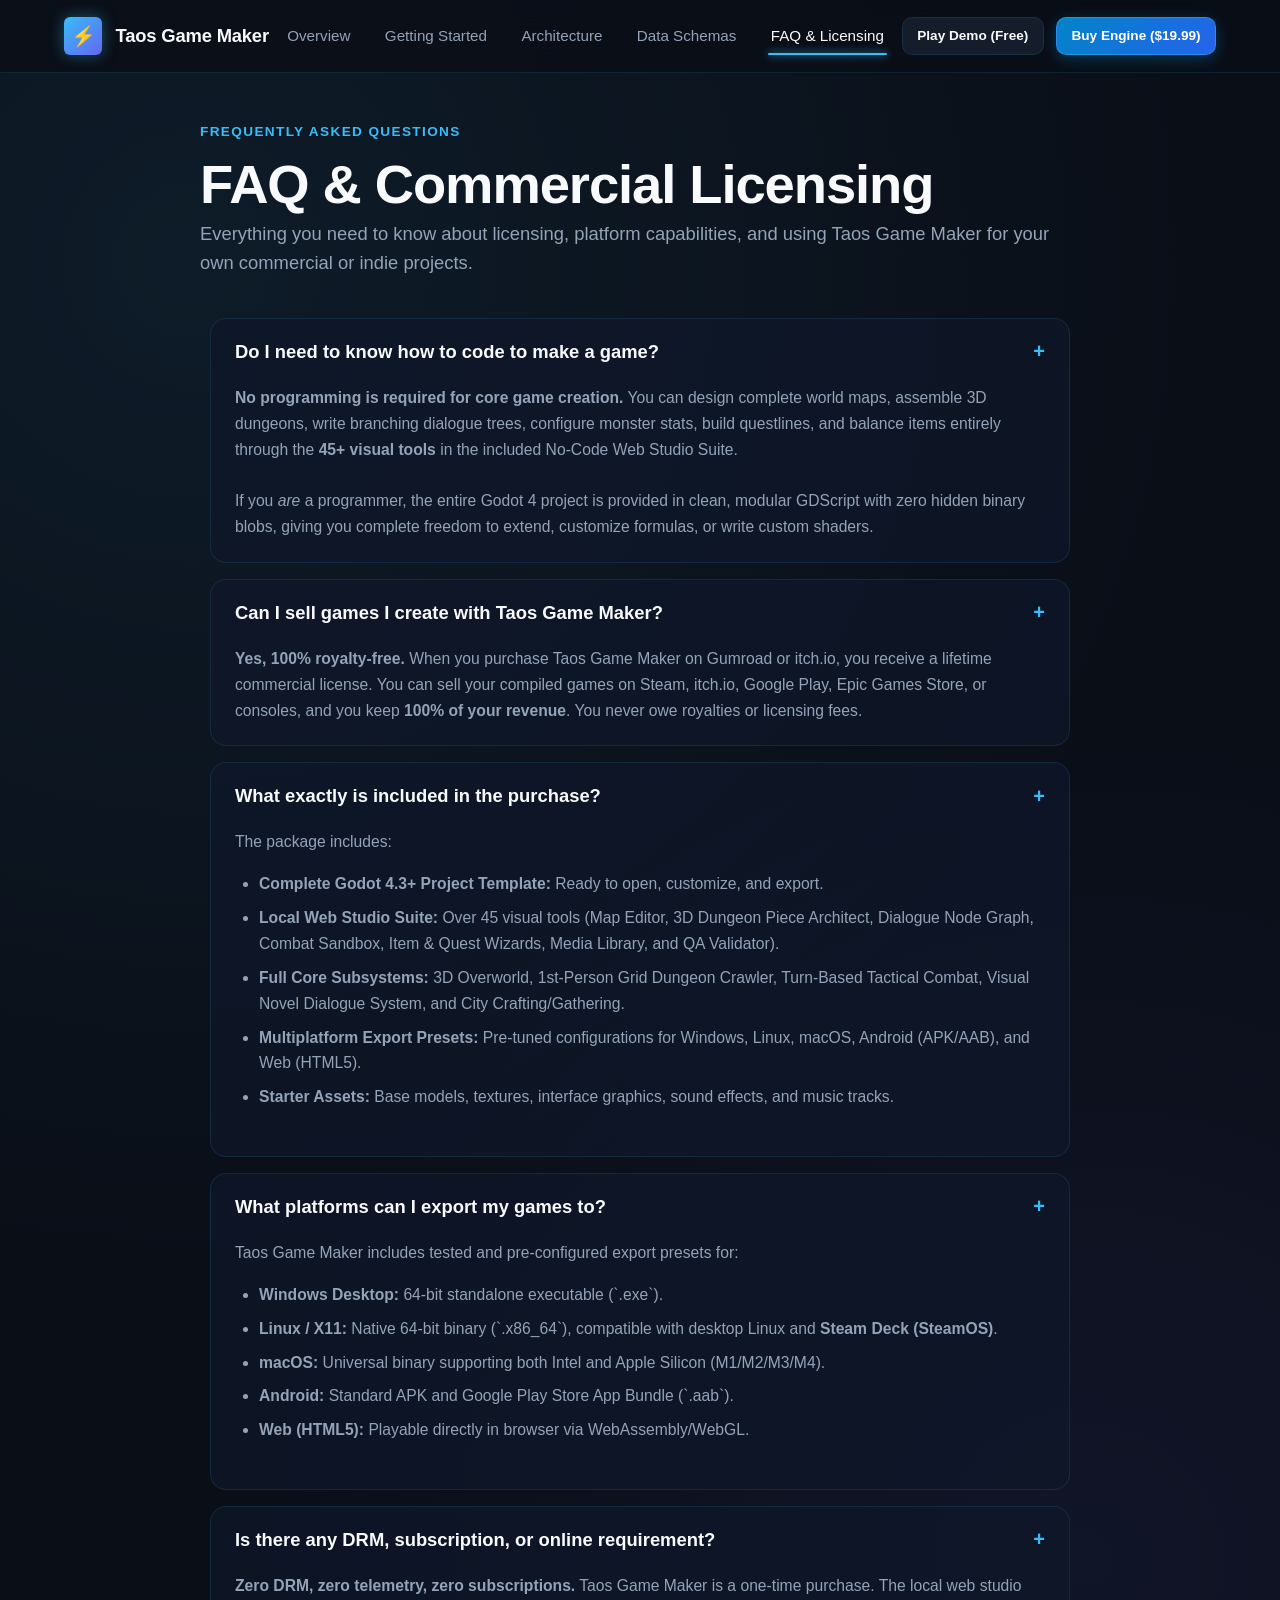
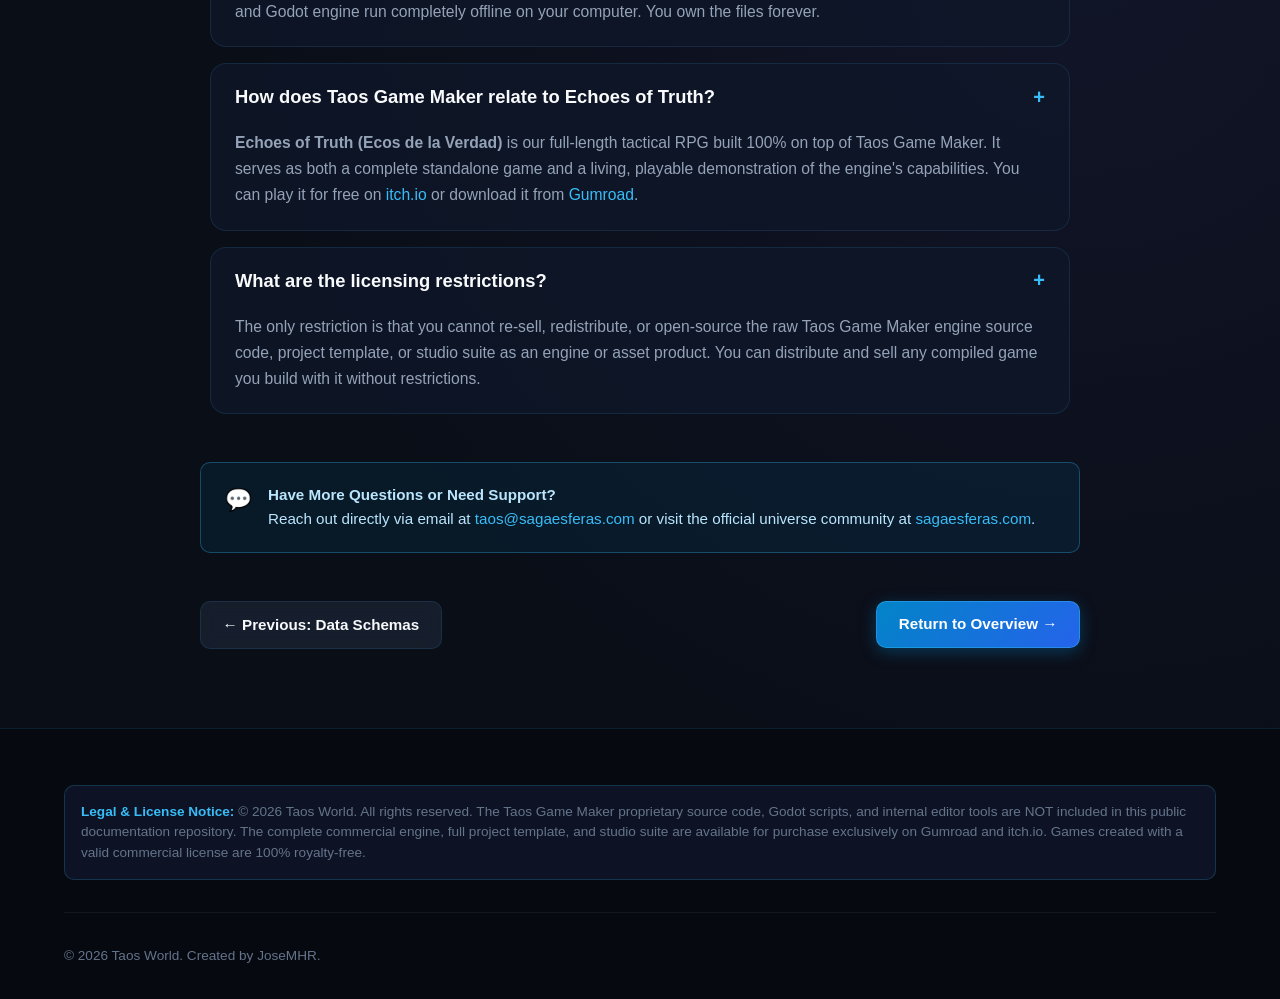
<file: faq.html>
<!DOCTYPE html>
<html lang="en">
<head>
  <meta charset="UTF-8">
  <meta name="viewport" content="width=device-width, initial-scale=1.0">
  <title>FAQ & Licensing — Taos Game Maker Documentation</title>
  <meta name="description" content="Frequently asked questions about Taos Game Maker. Commercial licensing, royalty-free usage, supported platforms, and included tools.">
  <link rel="stylesheet" href="styles.css">
  <link rel="icon" type="image/jpeg" href="assets/img/taos-avatar.jpg">
</head>
<body>

  <!-- Navigation Header -->
  <header class="header">
    <div class="container nav-container">
      <a href="index.html" class="brand">
        <div class="brand-icon">⚡</div>
        <span>Taos Game Maker</span>
      </a>

      <ul class="nav-menu">
        <li><a href="index.html" class="nav-link">Overview</a></li>
        <li><a href="getting-started.html" class="nav-link">Getting Started</a></li>
        <li><a href="architecture.html" class="nav-link">Architecture</a></li>
        <li><a href="data-formats.html" class="nav-link">Data Schemas</a></li>
        <li><a href="faq.html" class="nav-link active">FAQ & Licensing</a></li>
      </ul>

      <div class="nav-cta">
        <a href="https://taosworld.itch.io/echoesoftruth" target="_blank" rel="noopener" class="btn btn-secondary btn-sm">Play Demo (Free)</a>
        <a href="https://taosworld.gumroad.com/l/TaosGameMaker" target="_blank" rel="noopener" class="btn btn-primary btn-sm">Buy Engine ($19.99)</a>
      </div>
    </div>
  </header>

  <main class="doc-layout">
    <div class="container">
      <article class="doc-article">
        <div class="section-tag">Frequently Asked Questions</div>
        <h1>FAQ & Commercial Licensing</h1>
        <p style="font-size: 1.15rem;">
          Everything you need to know about licensing, platform capabilities, and using Taos Game Maker for your own commercial or indie projects.
        </p>

        <!-- FAQ Accordion List -->
        <div class="faq-list" style="margin-top: 2.5rem;">

          <div class="faq-item">
            <button class="faq-question">
              <span>Do I need to know how to code to make a game?</span>
              <span class="faq-icon">+</span>
            </button>
            <div class="faq-answer">
              <strong>No programming is required for core game creation.</strong> You can design complete world maps, assemble 3D dungeons, write branching dialogue trees, configure monster stats, build questlines, and balance items entirely through the <strong>45+ visual tools</strong> in the included No-Code Web Studio Suite.
              <br><br>
              If you <em>are</em> a programmer, the entire Godot 4 project is provided in clean, modular GDScript with zero hidden binary blobs, giving you complete freedom to extend, customize formulas, or write custom shaders.
            </div>
          </div>

          <div class="faq-item">
            <button class="faq-question">
              <span>Can I sell games I create with Taos Game Maker?</span>
              <span class="faq-icon">+</span>
            </button>
            <div class="faq-answer">
              <strong>Yes, 100% royalty-free.</strong> When you purchase Taos Game Maker on Gumroad or itch.io, you receive a lifetime commercial license. You can sell your compiled games on Steam, itch.io, Google Play, Epic Games Store, or consoles, and you keep <strong>100% of your revenue</strong>. You never owe royalties or licensing fees.
            </div>
          </div>

          <div class="faq-item">
            <button class="faq-question">
              <span>What exactly is included in the purchase?</span>
              <span class="faq-icon">+</span>
            </button>
            <div class="faq-answer">
              The package includes:
              <ul>
                <li><strong>Complete Godot 4.3+ Project Template:</strong> Ready to open, customize, and export.</li>
                <li><strong>Local Web Studio Suite:</strong> Over 45 visual tools (Map Editor, 3D Dungeon Piece Architect, Dialogue Node Graph, Combat Sandbox, Item & Quest Wizards, Media Library, and QA Validator).</li>
                <li><strong>Full Core Subsystems:</strong> 3D Overworld, 1st-Person Grid Dungeon Crawler, Turn-Based Tactical Combat, Visual Novel Dialogue System, and City Crafting/Gathering.</li>
                <li><strong>Multiplatform Export Presets:</strong> Pre-tuned configurations for Windows, Linux, macOS, Android (APK/AAB), and Web (HTML5).</li>
                <li><strong>Starter Assets:</strong> Base models, textures, interface graphics, sound effects, and music tracks.</li>
              </ul>
            </div>
          </div>

          <div class="faq-item">
            <button class="faq-question">
              <span>What platforms can I export my games to?</span>
              <span class="faq-icon">+</span>
            </button>
            <div class="faq-answer">
              Taos Game Maker includes tested and pre-configured export presets for:
              <ul>
                <li><strong>Windows Desktop:</strong> 64-bit standalone executable (`.exe`).</li>
                <li><strong>Linux / X11:</strong> Native 64-bit binary (`.x86_64`), compatible with desktop Linux and <strong>Steam Deck (SteamOS)</strong>.</li>
                <li><strong>macOS:</strong> Universal binary supporting both Intel and Apple Silicon (M1/M2/M3/M4).</li>
                <li><strong>Android:</strong> Standard APK and Google Play Store App Bundle (`.aab`).</li>
                <li><strong>Web (HTML5):</strong> Playable directly in browser via WebAssembly/WebGL.</li>
              </ul>
            </div>
          </div>

          <div class="faq-item">
            <button class="faq-question">
              <span>Is there any DRM, subscription, or online requirement?</span>
              <span class="faq-icon">+</span>
            </button>
            <div class="faq-answer">
              <strong>Zero DRM, zero telemetry, zero subscriptions.</strong> Taos Game Maker is a one-time purchase. The local web studio and Godot engine run completely offline on your computer. You own the files forever.
            </div>
          </div>

          <div class="faq-item">
            <button class="faq-question">
              <span>How does Taos Game Maker relate to Echoes of Truth?</span>
              <span class="faq-icon">+</span>
            </button>
            <div class="faq-answer">
              <strong>Echoes of Truth (Ecos de la Verdad)</strong> is our full-length tactical RPG built 100% on top of Taos Game Maker. It serves as both a complete standalone game and a living, playable demonstration of the engine's capabilities. You can play it for free on <a href="https://taosworld.itch.io/echoesoftruth" target="_blank" rel="noopener">itch.io</a> or download it from <a href="https://taosworld.gumroad.com/l/EchoesOfTruth" target="_blank" rel="noopener">Gumroad</a>.
            </div>
          </div>

          <div class="faq-item">
            <button class="faq-question">
              <span>What are the licensing restrictions?</span>
              <span class="faq-icon">+</span>
            </button>
            <div class="faq-answer">
              The only restriction is that you cannot re-sell, redistribute, or open-source the raw Taos Game Maker engine source code, project template, or studio suite as an engine or asset product. You can distribute and sell any compiled game you build with it without restrictions.
            </div>
          </div>

        </div>

        <!-- Contact Box -->
        <div class="callout callout-info" style="margin-top: 3rem;">
          <div class="callout-icon">💬</div>
          <div>
            <strong>Have More Questions or Need Support?</strong><br>
            Reach out directly via email at <a href="mailto:taos@sagaesferas.com">taos@sagaesferas.com</a> or visit the official universe community at <a href="https://www.sagaesferas.com/" target="_blank" rel="noopener">sagaesferas.com</a>.
          </div>
        </div>

        <!-- Navigation Buttons -->
        <div style="margin-top: 3rem; display: flex; justify-content: space-between; flex-wrap: wrap; gap: 1rem;">
          <a href="data-formats.html" class="btn btn-secondary">← Previous: Data Schemas</a>
          <a href="index.html" class="btn btn-primary">Return to Overview →</a>
        </div>
      </article>
    </div>
  </main>

  <!-- Footer -->
  <footer class="footer">
    <div class="container">
      <div class="footer-legal-notice">
        <strong>Legal & License Notice:</strong> © 2026 Taos World. All rights reserved. The Taos Game Maker proprietary source code, Godot scripts, and internal editor tools are NOT included in this public documentation repository. The complete commercial engine, full project template, and studio suite are available for purchase exclusively on Gumroad and itch.io. Games created with a valid commercial license are 100% royalty-free.
      </div>
      <div class="footer-bottom">
        <div>© 2026 Taos World. Created by JoseMHR.</div>
      </div>
    </div>
  </footer>

  <script>
    // Simple native vanilla accordion interaction
    document.querySelectorAll('.faq-question').forEach(button => {
      button.addEventListener('click', () => {
        const item = button.parentElement;
        const icon = button.querySelector('.faq-icon');
        const answer = item.querySelector('.faq-answer');
        const isOpen = answer.style.display === 'block';

        document.querySelectorAll('.faq-answer').forEach(a => a.style.display = 'none');
        document.querySelectorAll('.faq-icon').forEach(i => i.textContent = '+');

        if (!isOpen) {
          answer.style.display = 'block';
          icon.textContent = '−';
        }
      });
    });
  </script>

</body>
</html>
</file>
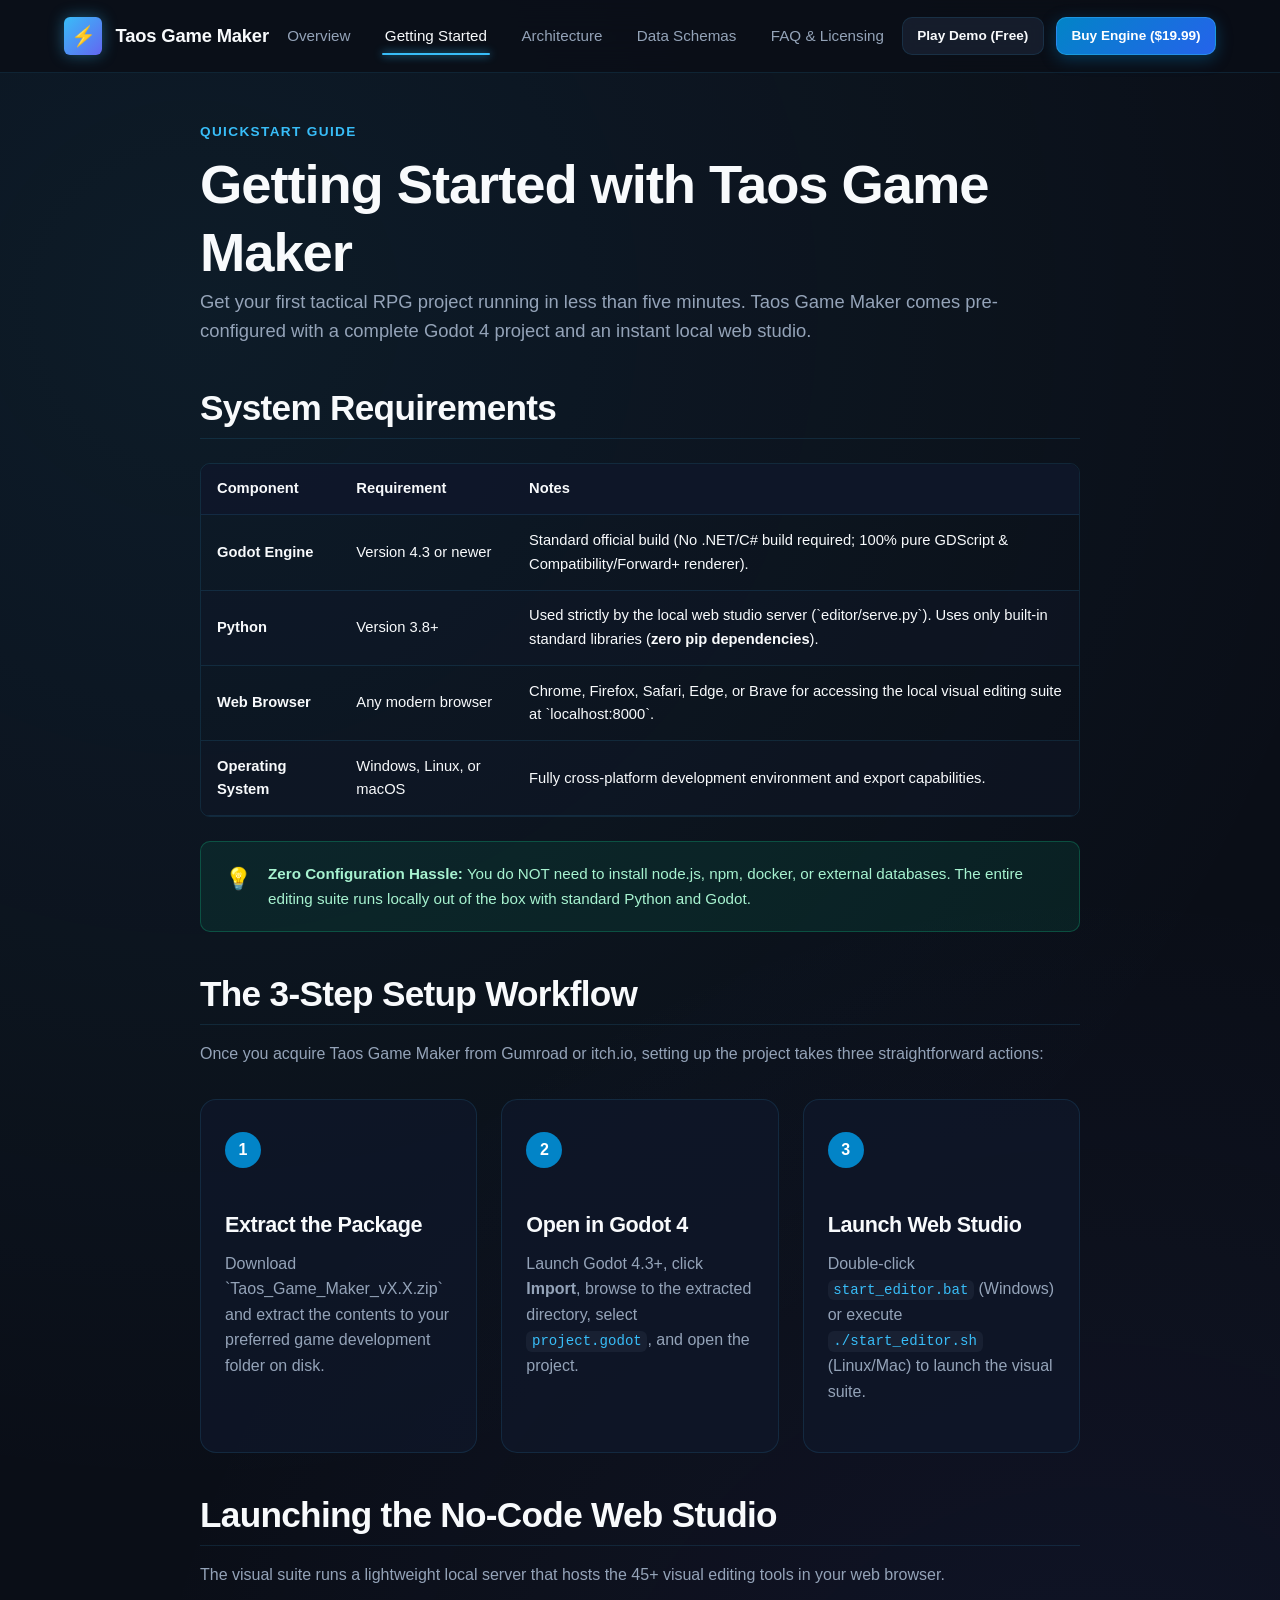
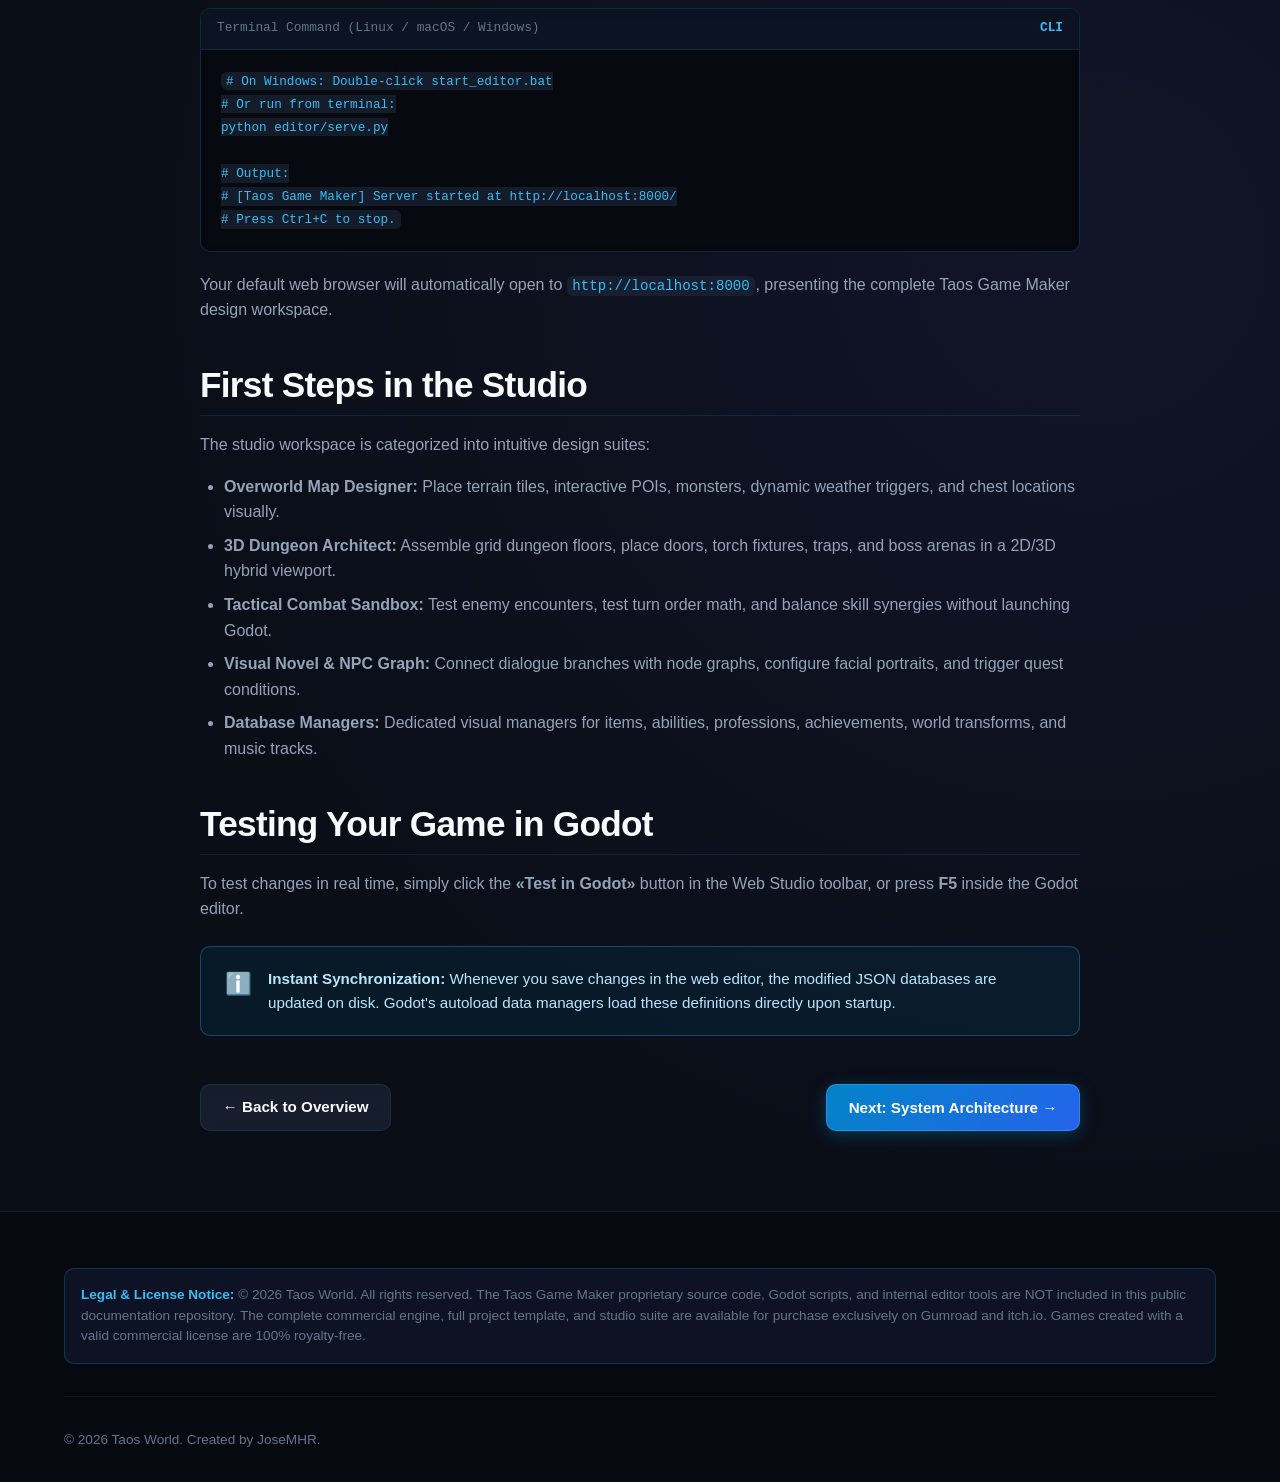
<file: getting-started.html>
<!DOCTYPE html>
<html lang="en">
<head>
  <meta charset="UTF-8">
  <meta name="viewport" content="width=device-width, initial-scale=1.0">
  <title>Getting Started — Taos Game Maker Documentation</title>
  <meta name="description" content="Quickstart guide for Taos Game Maker. Learn prerequisites, 3-step setup, and how to launch the local web studio suite with Godot 4.3+.">
  <link rel="stylesheet" href="styles.css">
  <link rel="icon" type="image/jpeg" href="assets/img/taos-avatar.jpg">
</head>
<body>

  <!-- Navigation Header -->
  <header class="header">
    <div class="container nav-container">
      <a href="index.html" class="brand">
        <div class="brand-icon">⚡</div>
        <span>Taos Game Maker</span>
      </a>

      <ul class="nav-menu">
        <li><a href="index.html" class="nav-link">Overview</a></li>
        <li><a href="getting-started.html" class="nav-link active">Getting Started</a></li>
        <li><a href="architecture.html" class="nav-link">Architecture</a></li>
        <li><a href="data-formats.html" class="nav-link">Data Schemas</a></li>
        <li><a href="faq.html" class="nav-link">FAQ & Licensing</a></li>
      </ul>

      <div class="nav-cta">
        <a href="https://taosworld.itch.io/echoesoftruth" target="_blank" rel="noopener" class="btn btn-secondary btn-sm">Play Demo (Free)</a>
        <a href="https://taosworld.gumroad.com/l/TaosGameMaker" target="_blank" rel="noopener" class="btn btn-primary btn-sm">Buy Engine ($19.99)</a>
      </div>
    </div>
  </header>

  <main class="doc-layout">
    <div class="container">
      <article class="doc-article">
        <div class="section-tag">Quickstart Guide</div>
        <h1>Getting Started with Taos Game Maker</h1>
        <p style="font-size: 1.15rem;">
          Get your first tactical RPG project running in less than five minutes. Taos Game Maker comes pre-configured with a complete Godot 4 project and an instant local web studio.
        </p>

        <!-- Requirements Box -->
        <h2>System Requirements</h2>
        <div class="table-responsive">
          <table>
            <thead>
              <tr>
                <th>Component</th>
                <th>Requirement</th>
                <th>Notes</th>
              </tr>
            </thead>
            <tbody>
              <tr>
                <td><strong>Godot Engine</strong></td>
                <td>Version 4.3 or newer</td>
                <td>Standard official build (No .NET/C# build required; 100% pure GDScript & Compatibility/Forward+ renderer).</td>
              </tr>
              <tr>
                <td><strong>Python</strong></td>
                <td>Version 3.8+</td>
                <td>Used strictly by the local web studio server (`editor/serve.py`). Uses only built-in standard libraries (<strong>zero pip dependencies</strong>).</td>
              </tr>
              <tr>
                <td><strong>Web Browser</strong></td>
                <td>Any modern browser</td>
                <td>Chrome, Firefox, Safari, Edge, or Brave for accessing the local visual editing suite at `localhost:8000`.</td>
              </tr>
              <tr>
                <td><strong>Operating System</strong></td>
                <td>Windows, Linux, or macOS</td>
                <td>Fully cross-platform development environment and export capabilities.</td>
              </tr>
            </tbody>
          </table>
        </div>

        <div class="callout callout-tip">
          <div class="callout-icon">💡</div>
          <div>
            <strong>Zero Configuration Hassle:</strong> You do NOT need to install node.js, npm, docker, or external databases. The entire editing suite runs locally out of the box with standard Python and Godot.
          </div>
        </div>

        <!-- 3 Simple Steps -->
        <h2>The 3-Step Setup Workflow</h2>
        <p>Once you acquire Taos Game Maker from Gumroad or itch.io, setting up the project takes three straightforward actions:</p>

        <div class="steps-pipeline" style="margin: 2rem 0;">
          <div class="step-card">
            <div class="step-number">1</div>
            <h3>Extract the Package</h3>
            <p>Download `Taos_Game_Maker_vX.X.zip` and extract the contents to your preferred game development folder on disk.</p>
          </div>

          <div class="step-card">
            <div class="step-number">2</div>
            <h3>Open in Godot 4</h3>
            <p>Launch Godot 4.3+, click <strong>Import</strong>, browse to the extracted directory, select <code>project.godot</code>, and open the project.</p>
          </div>

          <div class="step-card">
            <div class="step-number">3</div>
            <h3>Launch Web Studio</h3>
            <p>Double-click <code>start_editor.bat</code> (Windows) or execute <code>./start_editor.sh</code> (Linux/Mac) to launch the visual suite.</p>
          </div>
        </div>

        <!-- Launching Studio -->
        <h2>Launching the No-Code Web Studio</h2>
        <p>
          The visual suite runs a lightweight local server that hosts the 45+ visual editing tools in your web browser.
        </p>

        <div class="code-block">
          <div class="code-header">
            <span>Terminal Command (Linux / macOS / Windows)</span>
            <span class="code-lang">CLI</span>
          </div>
          <pre><code># On Windows: Double-click start_editor.bat
# Or run from terminal:
python editor/serve.py

# Output:
# [Taos Game Maker] Server started at http://localhost:8000/
# Press Ctrl+C to stop.</code></pre>
        </div>

        <p>
          Your default web browser will automatically open to <code>http://localhost:8000</code>, presenting the complete Taos Game Maker design workspace.
        </p>

        <!-- Exploring Studio Tools -->
        <h2>First Steps in the Studio</h2>
        <p>The studio workspace is categorized into intuitive design suites:</p>
        <ul>
          <li><strong>Overworld Map Designer:</strong> Place terrain tiles, interactive POIs, monsters, dynamic weather triggers, and chest locations visually.</li>
          <li><strong>3D Dungeon Architect:</strong> Assemble grid dungeon floors, place doors, torch fixtures, traps, and boss arenas in a 2D/3D hybrid viewport.</li>
          <li><strong>Tactical Combat Sandbox:</strong> Test enemy encounters, test turn order math, and balance skill synergies without launching Godot.</li>
          <li><strong>Visual Novel & NPC Graph:</strong> Connect dialogue branches with node graphs, configure facial portraits, and trigger quest conditions.</li>
          <li><strong>Database Managers:</strong> Dedicated visual managers for items, abilities, professions, achievements, world transforms, and music tracks.</li>
        </ul>

        <!-- Live Testing in Godot -->
        <h2>Testing Your Game in Godot</h2>
        <p>
          To test changes in real time, simply click the <strong>«Test in Godot»</strong> button in the Web Studio toolbar, or press <strong>F5</strong> inside the Godot editor.
        </p>

        <div class="callout callout-info">
          <div class="callout-icon">ℹ️</div>
          <div>
            <strong>Instant Synchronization:</strong> Whenever you save changes in the web editor, the modified JSON databases are updated on disk. Godot's autoload data managers load these definitions directly upon startup.
          </div>
        </div>

        <!-- Next Links -->
        <div style="margin-top: 3rem; display: flex; justify-content: space-between; flex-wrap: wrap; gap: 1rem;">
          <a href="index.html" class="btn btn-secondary">← Back to Overview</a>
          <a href="architecture.html" class="btn btn-primary">Next: System Architecture →</a>
        </div>
      </article>
    </div>
  </main>

  <!-- Footer -->
  <footer class="footer">
    <div class="container">
      <div class="footer-legal-notice">
        <strong>Legal & License Notice:</strong> © 2026 Taos World. All rights reserved. The Taos Game Maker proprietary source code, Godot scripts, and internal editor tools are NOT included in this public documentation repository. The complete commercial engine, full project template, and studio suite are available for purchase exclusively on Gumroad and itch.io. Games created with a valid commercial license are 100% royalty-free.
      </div>
      <div class="footer-bottom">
        <div>© 2026 Taos World. Created by JoseMHR.</div>
      </div>
    </div>
  </footer>

</body>
</html>
</file>
<file: styles.css>
/* ==========================================================================
   Taos Game Maker — Developer Documentation & Showcase Hub
   Modern Dark Cyber-Fantasy Theme (Vanilla CSS, Zero Dependencies)
   ========================================================================== */

:root {
  --bg-primary: #0a0e17;
  --bg-secondary: #0f172a;
  --bg-tertiary: #1e293b;
  --bg-card: rgba(15, 23, 42, 0.75);
  --bg-card-hover: rgba(30, 41, 59, 0.85);
  --border-subtle: rgba(56, 189, 248, 0.12);
  --border-accent: rgba(56, 189, 248, 0.35);
  --border-glow: rgba(56, 189, 248, 0.5);

  --accent-cyan: #38bdf8;
  --accent-blue: #0284c7;
  --accent-indigo: #6366f1;
  --accent-amber: #f59e0b;
  --accent-emerald: #10b981;

  --text-primary: #f8fafc;
  --text-secondary: #94a3b8;
  --text-muted: #64748b;
  --text-accent: #38bdf8;

  --radius-sm: 6px;
  --radius-md: 10px;
  --radius-lg: 16px;
  --radius-xl: 24px;

  --font-sans: 'Inter', -apple-system, BlinkMacSystemFont, 'Segoe UI', Roboto, Helvetica, Arial, sans-serif;
  --font-mono: 'JetBrains Mono', 'Fira Code', 'Cascadia Code', Consolas, monospace;

  --shadow-sm: 0 2px 8px rgba(0, 0, 0, 0.3);
  --shadow-md: 0 8px 24px rgba(0, 0, 0, 0.4);
  --shadow-glow: 0 0 30px rgba(56, 189, 248, 0.15);
  --transition: all 0.25s cubic-bezier(0.16, 1, 0.3, 1);
}

/* Base Reset */
*, *::before, *::after {
  box-sizing: border-box;
  margin: 0;
  padding: 0;
}

html {
  font-size: 16px;
  scroll-behavior: smooth;
  background-color: var(--bg-primary);
  color: var(--text-primary);
  font-family: var(--font-sans);
  line-height: 1.6;
}

body {
  min-height: 100vh;
  display: flex;
  flex-direction: column;
  overflow-x: hidden;
  background: 
    radial-gradient(circle at 15% 10%, rgba(56, 189, 248, 0.08) 0%, transparent 40%),
    radial-gradient(circle at 85% 60%, rgba(99, 102, 241, 0.08) 0%, transparent 45%),
    var(--bg-primary);
}

/* Typography */
h1, h2, h3, h4, h5, h6 {
  color: var(--text-primary);
  font-weight: 700;
  line-height: 1.25;
  letter-spacing: -0.02em;
}

h1 { font-size: clamp(2.2rem, 5vw, 3.4rem); }
h2 { font-size: clamp(1.6rem, 3.5vw, 2.2rem); margin-bottom: 1rem; }
h3 { font-size: 1.35rem; margin-bottom: 0.75rem; }
p { color: var(--text-secondary); margin-bottom: 1rem; }
a { color: var(--accent-cyan); text-decoration: none; transition: var(--transition); }
a:hover { color: #7dd3fc; text-decoration: none; }

/* Container */
.container {
  width: 100%;
  max-width: 1200px;
  margin: 0 auto;
  padding: 0 1.5rem;
}

/* Header & Nav */
.header {
  position: sticky;
  top: 0;
  z-index: 100;
  backdrop-filter: blur(16px);
  -webkit-backdrop-filter: blur(16px);
  background: rgba(10, 14, 23, 0.82);
  border-bottom: 1px solid var(--border-subtle);
  transition: var(--transition);
}

.nav-container {
  display: flex;
  align-items: center;
  justify-content: space-between;
  height: 72px;
}

.brand {
  display: flex;
  align-items: center;
  gap: 0.85rem;
  font-size: 1.15rem;
  font-weight: 800;
  color: var(--text-primary);
  letter-spacing: -0.01em;
}

.brand-icon {
  width: 38px;
  height: 38px;
  border-radius: var(--radius-sm);
  background: linear-gradient(135deg, var(--accent-cyan), var(--accent-indigo));
  display: flex;
  align-items: center;
  justify-content: center;
  box-shadow: 0 0 15px rgba(56, 189, 248, 0.4);
  font-size: 1.25rem;
}

.nav-menu {
  display: flex;
  align-items: center;
  list-style: none;
  gap: 1.75rem;
}

.nav-link {
  color: var(--text-secondary);
  font-size: 0.95rem;
  font-weight: 500;
  transition: var(--transition);
  padding: 0.4rem 0.2rem;
  position: relative;
}

.nav-link:hover,
.nav-link.active {
  color: var(--text-primary);
}

.nav-link.active::after {
  content: '';
  position: absolute;
  bottom: -4px;
  left: 0;
  right: 0;
  height: 2px;
  background: var(--accent-cyan);
  border-radius: 2px;
  box-shadow: 0 0 8px var(--accent-cyan);
}

.nav-cta {
  display: flex;
  align-items: center;
  gap: 0.75rem;
}

/* Buttons */
.btn {
  display: inline-flex;
  align-items: center;
  justify-content: center;
  gap: 0.5rem;
  padding: 0.65rem 1.35rem;
  font-size: 0.95rem;
  font-weight: 600;
  border-radius: var(--radius-md);
  border: 1px solid transparent;
  cursor: pointer;
  transition: var(--transition);
  text-align: center;
  white-space: nowrap;
}

.btn-primary {
  background: linear-gradient(135deg, #0284c7, #2563eb);
  color: #ffffff;
  border-color: rgba(56, 189, 248, 0.4);
  box-shadow: 0 4px 16px rgba(2, 132, 199, 0.35);
}

.btn-primary:hover {
  background: linear-gradient(135deg, #0369a1, #1d4ed8);
  box-shadow: 0 6px 20px rgba(56, 189, 248, 0.5);
  transform: translateY(-2px);
  color: #fff;
}

.btn-secondary {
  background: rgba(30, 41, 59, 0.6);
  color: var(--text-primary);
  border-color: var(--border-subtle);
  backdrop-filter: blur(8px);
}

.btn-secondary:hover {
  background: rgba(51, 65, 85, 0.8);
  border-color: var(--border-accent);
  color: var(--text-primary);
  transform: translateY(-2px);
}

.btn-outline {
  background: transparent;
  color: var(--accent-cyan);
  border-color: var(--border-accent);
}

.btn-outline:hover {
  background: rgba(56, 189, 248, 0.1);
  border-color: var(--accent-cyan);
  color: #fff;
}

.btn-lg {
  padding: 0.85rem 1.85rem;
  font-size: 1.05rem;
}

.btn-sm {
  padding: 0.45rem 0.9rem;
  font-size: 0.85rem;
}

/* Hero Section */
.hero {
  padding: 4.5rem 0 3.5rem;
  text-align: center;
  position: relative;
}

.hero-badge {
  display: inline-flex;
  align-items: center;
  gap: 0.5rem;
  background: rgba(56, 189, 248, 0.1);
  border: 1px solid rgba(56, 189, 248, 0.25);
  color: var(--accent-cyan);
  padding: 0.35rem 1rem;
  border-radius: 9999px;
  font-size: 0.85rem;
  font-weight: 600;
  margin-bottom: 1.5rem;
  text-transform: uppercase;
  letter-spacing: 0.05em;
}

.hero-title {
  max-width: 900px;
  margin: 0 auto 1.5rem;
}

.hero-title .gradient-text {
  background: linear-gradient(135deg, #38bdf8 20%, #818cf8 60%, #c084fc 100%);
  -webkit-background-clip: text;
  -webkit-text-fill-color: transparent;
}

.hero-subtitle {
  font-size: clamp(1.05rem, 2vw, 1.25rem);
  max-width: 720px;
  margin: 0 auto 2.25rem;
  color: var(--text-secondary);
}

.hero-actions {
  display: flex;
  align-items: center;
  justify-content: center;
  gap: 1rem;
  flex-wrap: wrap;
  margin-bottom: 3.5rem;
}

/* Video Showcase Box */
.video-wrapper {
  max-width: 980px;
  margin: 0 auto;
  border-radius: var(--radius-lg);
  padding: 8px;
  background: linear-gradient(145deg, rgba(56, 189, 248, 0.3), rgba(99, 102, 241, 0.15), rgba(15, 23, 42, 0.8));
  box-shadow: 0 20px 50px rgba(0, 0, 0, 0.6), 0 0 40px rgba(56, 189, 248, 0.2);
  border: 1px solid var(--border-accent);
}

.video-container {
  position: relative;
  width: 100%;
  padding-bottom: 56.25%; /* 16:9 Aspect Ratio */
  height: 0;
  border-radius: var(--radius-md);
  overflow: hidden;
  background: #000;
}

.video-container iframe {
  position: absolute;
  top: 0;
  left: 0;
  width: 100%;
  height: 100%;
  border: 0;
}

/* Section Common */
.section {
  padding: 4.5rem 0;
}

.section-alt {
  background: rgba(15, 23, 42, 0.45);
  border-top: 1px solid var(--border-subtle);
  border-bottom: 1px solid var(--border-subtle);
}

.section-header {
  text-align: center;
  max-width: 720px;
  margin: 0 auto 3rem;
}

.section-tag {
  color: var(--accent-cyan);
  font-size: 0.85rem;
  font-weight: 700;
  text-transform: uppercase;
  letter-spacing: 0.1em;
  margin-bottom: 0.5rem;
}

/* Cards Grid */
.grid {
  display: grid;
  gap: 1.75rem;
}

.grid-2 { grid-template-columns: repeat(auto-fit, minmax(320px, 1fr)); }
.grid-3 { grid-template-columns: repeat(auto-fit, minmax(280px, 1fr)); }
.grid-4 { grid-template-columns: repeat(auto-fit, minmax(240px, 1fr)); }

.card {
  background: var(--bg-card);
  border: 1px solid var(--border-subtle);
  border-radius: var(--radius-lg);
  padding: 2rem;
  transition: var(--transition);
  position: relative;
  display: flex;
  flex-direction: column;
}

.card:hover {
  background: var(--bg-card-hover);
  border-color: var(--border-accent);
  box-shadow: var(--shadow-md), var(--shadow-glow);
  transform: translateY(-4px);
}

.card-icon {
  width: 50px;
  height: 50px;
  border-radius: var(--radius-md);
  background: rgba(56, 189, 248, 0.12);
  border: 1px solid rgba(56, 189, 248, 0.25);
  display: flex;
  align-items: center;
  justify-content: center;
  font-size: 1.6rem;
  margin-bottom: 1.25rem;
  color: var(--accent-cyan);
}

.card-title {
  font-size: 1.25rem;
  margin-bottom: 0.75rem;
}

.card-text {
  color: var(--text-secondary);
  font-size: 0.95rem;
  line-height: 1.6;
  margin-bottom: 1.25rem;
}

.card-tags {
  margin-top: auto;
  display: flex;
  flex-wrap: wrap;
  gap: 0.4rem;
}

.badge {
  display: inline-block;
  padding: 0.2rem 0.6rem;
  background: rgba(30, 41, 59, 0.8);
  border: 1px solid var(--border-subtle);
  border-radius: var(--radius-sm);
  font-size: 0.75rem;
  font-weight: 600;
  color: var(--text-muted);
}

.badge-cyan {
  background: rgba(56, 189, 248, 0.12);
  border-color: rgba(56, 189, 248, 0.3);
  color: var(--accent-cyan);
}

/* Step Pipeline */
.steps-pipeline {
  display: grid;
  grid-template-columns: repeat(auto-fit, minmax(260px, 1fr));
  gap: 1.5rem;
  position: relative;
}

.step-card {
  background: var(--bg-card);
  border: 1px solid var(--border-subtle);
  border-radius: var(--radius-lg);
  padding: 2rem 1.5rem;
  position: relative;
  text-align: left;
}

.step-number {
  display: inline-flex;
  align-items: center;
  justify-content: center;
  width: 36px;
  height: 36px;
  border-radius: 50%;
  background: var(--accent-blue);
  color: #fff;
  font-weight: 700;
  font-size: 1rem;
  margin-bottom: 1rem;
}

/* Callouts */
.callout {
  padding: 1.25rem 1.5rem;
  border-radius: var(--radius-md);
  margin: 1.5rem 0;
  display: flex;
  gap: 1rem;
  align-items: flex-start;
  font-size: 0.95rem;
}

.callout-icon {
  font-size: 1.35rem;
  flex-shrink: 0;
}

.callout-info {
  background: rgba(2, 132, 199, 0.1);
  border: 1px solid rgba(56, 189, 248, 0.3);
  color: #bae6fd;
}

.callout-tip {
  background: rgba(16, 185, 129, 0.1);
  border: 1px solid rgba(16, 185, 129, 0.3);
  color: #a7f3d0;
}

.callout-warning {
  background: rgba(245, 158, 11, 0.1);
  border: 1px solid rgba(245, 158, 11, 0.3);
  color: #fde68a;
}

/* Code Blocks */
.code-block {
  background: #060910;
  border: 1px solid rgba(56, 189, 248, 0.18);
  border-radius: var(--radius-md);
  margin: 1.25rem 0;
  overflow: hidden;
  box-shadow: inset 0 2px 6px rgba(0, 0, 0, 0.5);
}

.code-header {
  display: flex;
  align-items: center;
  justify-content: space-between;
  padding: 0.6rem 1rem;
  background: rgba(15, 23, 42, 0.7);
  border-bottom: 1px solid rgba(56, 189, 248, 0.12);
  font-family: var(--font-mono);
  font-size: 0.8rem;
  color: var(--text-muted);
}

.code-lang {
  color: var(--accent-cyan);
  font-weight: 600;
  text-transform: uppercase;
}

pre {
  padding: 1.25rem;
  overflow-x: auto;
  font-family: var(--font-mono);
  font-size: 0.9rem;
  line-height: 1.6;
  color: #e2e8f0;
}

code {
  font-family: var(--font-mono);
  font-size: 0.88em;
  padding: 0.15em 0.4em;
  background: rgba(30, 41, 59, 0.6);
  border-radius: var(--radius-sm);
  color: var(--accent-cyan);
}

/* Transmedia Showcase */
.showcase-card {
  display: grid;
  grid-template-columns: 280px 1fr;
  background: var(--bg-card);
  border: 1px solid var(--border-subtle);
  border-radius: var(--radius-xl);
  overflow: hidden;
  transition: var(--transition);
  margin-bottom: 2rem;
}

.showcase-card:hover {
  border-color: var(--border-accent);
  box-shadow: var(--shadow-md), var(--shadow-glow);
}

.showcase-img {
  width: 100%;
  height: 100%;
  object-fit: cover;
  background: #000;
}

.showcase-content {
  padding: 2.25rem;
  display: flex;
  flex-direction: column;
  justify-content: center;
}

/* Accordion FAQ */
.faq-list {
  max-width: 860px;
  margin: 0 auto;
  display: flex;
  flex-direction: column;
  gap: 1rem;
}

.faq-item {
  background: var(--bg-card);
  border: 1px solid var(--border-subtle);
  border-radius: var(--radius-lg);
  overflow: hidden;
  transition: var(--transition);
}

.faq-item:hover {
  border-color: var(--border-accent);
}

.faq-question {
  padding: 1.35rem 1.5rem;
  font-size: 1.15rem;
  font-weight: 600;
  cursor: pointer;
  display: flex;
  align-items: center;
  justify-content: space-between;
  user-select: none;
  background: transparent;
  color: var(--text-primary);
  border: none;
  width: 100%;
  text-align: left;
}

.faq-icon {
  font-size: 1.25rem;
  color: var(--accent-cyan);
  transition: transform 0.25s ease;
}

.faq-answer {
  padding: 0 1.5rem 1.35rem;
  color: var(--text-secondary);
  font-size: 0.98rem;
  line-height: 1.65;
}

/* Content Page Layout */
.doc-layout {
  padding: 3rem 0 5rem;
}

.doc-article {
  max-width: 880px;
  margin: 0 auto;
}

.doc-article h2 {
  margin-top: 2.5rem;
  padding-bottom: 0.5rem;
  border-bottom: 1px solid var(--border-subtle);
}

.doc-article h3 {
  margin-top: 1.75rem;
}

.doc-article ul, .doc-article ol {
  margin: 1rem 0 1.5rem 1.5rem;
  color: var(--text-secondary);
}

.doc-article li {
  margin-bottom: 0.5rem;
}

/* Tables */
.table-responsive {
  overflow-x: auto;
  margin: 1.5rem 0;
  border-radius: var(--radius-md);
  border: 1px solid var(--border-subtle);
}

table {
  width: 100%;
  border-collapse: collapse;
  font-size: 0.92rem;
  text-align: left;
}

th, td {
  padding: 0.85rem 1rem;
  border-bottom: 1px solid var(--border-subtle);
}

th {
  background: rgba(15, 23, 42, 0.9);
  color: var(--text-primary);
  font-weight: 600;
}

tr:nth-child(even) {
  background: rgba(15, 23, 42, 0.4);
}

/* Footer */
.footer {
  margin-top: auto;
  background: #060910;
  border-top: 1px solid var(--border-subtle);
  padding: 3.5rem 0 2rem;
  font-size: 0.9rem;
}

.footer-grid {
  display: grid;
  grid-template-columns: 2fr repeat(3, 1fr);
  gap: 2.5rem;
  margin-bottom: 2.5rem;
}

.footer-brand p {
  color: var(--text-muted);
  max-width: 320px;
  margin-top: 0.75rem;
}

.footer-title {
  color: var(--text-primary);
  font-weight: 600;
  font-size: 0.95rem;
  margin-bottom: 1rem;
}

.footer-links {
  list-style: none;
  display: flex;
  flex-direction: column;
  gap: 0.6rem;
}

.footer-links a {
  color: var(--text-muted);
}

.footer-links a:hover {
  color: var(--accent-cyan);
}

.footer-bottom {
  padding-top: 2rem;
  border-top: 1px solid rgba(255, 255, 255, 0.05);
  display: flex;
  align-items: center;
  justify-content: space-between;
  flex-wrap: wrap;
  gap: 1rem;
  color: var(--text-muted);
  font-size: 0.85rem;
}

.footer-legal-notice {
  background: rgba(15, 23, 42, 0.8);
  border: 1px solid rgba(56, 189, 248, 0.2);
  border-radius: var(--radius-md);
  padding: 1rem;
  margin-bottom: 2rem;
  font-size: 0.85rem;
  color: var(--text-muted);
  line-height: 1.5;
}

.footer-legal-notice strong {
  color: var(--accent-cyan);
}

/* Responsive */
@media (max-width: 900px) {
  .showcase-card { grid-template-columns: 1fr; }
  .showcase-img { height: 260px; }
  .footer-grid { grid-template-columns: 1fr 1fr; }
}

@media (max-width: 768px) {
  .nav-menu { display: none; }
  .footer-grid { grid-template-columns: 1fr; }
  .hero { padding: 3rem 0 2rem; }
  .btn-lg { width: 100%; }
  .hero-actions { flex-direction: column; width: 100%; }
}
</file>
